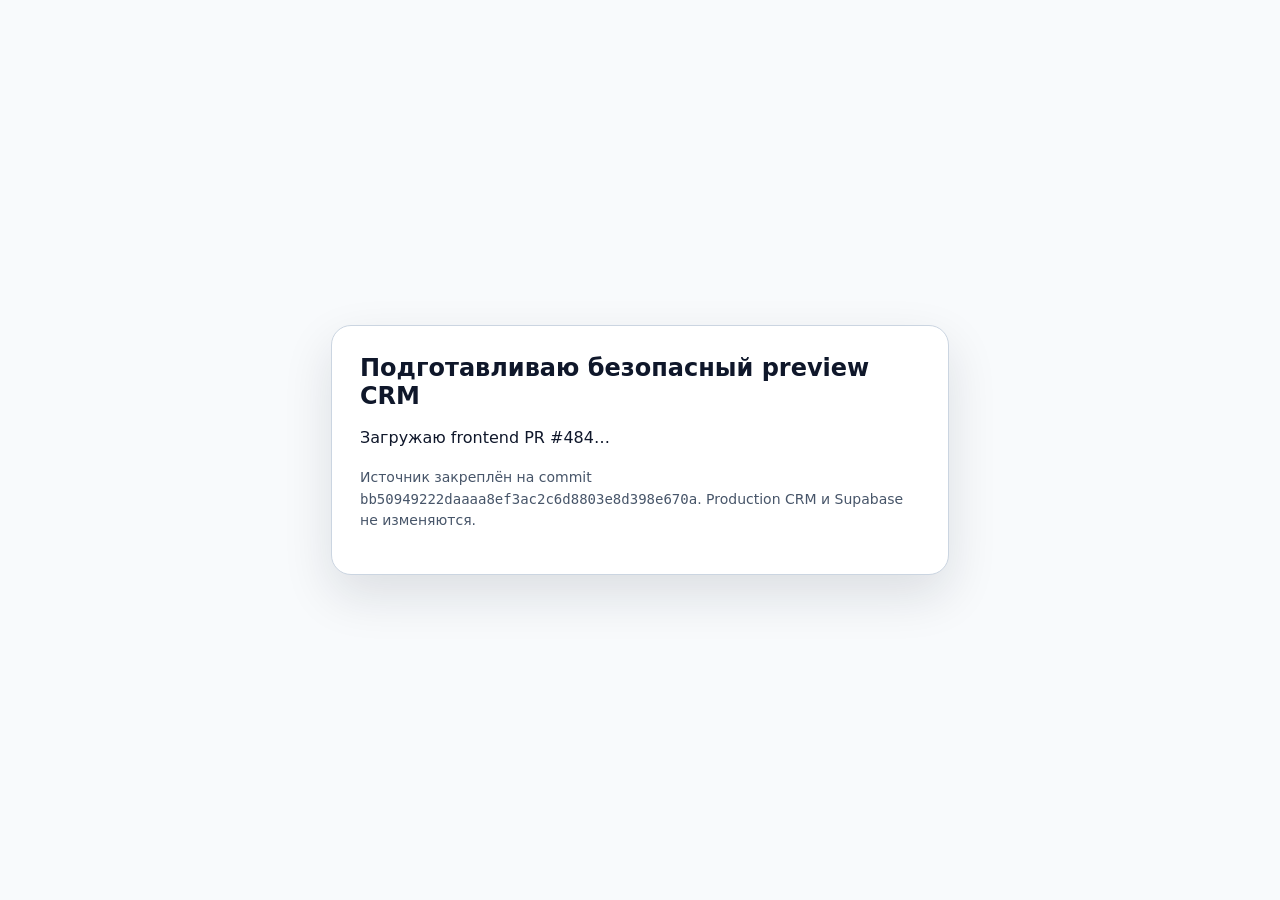
<file: preview/pr-484/index.html>
<!doctype html>
<html lang="ru">
<head>
<meta charset="utf-8">
<meta name="viewport" content="width=device-width,initial-scale=1">
<meta name="robots" content="noindex,nofollow,noarchive">
<title>CRM v4 — preview PR #484</title>
<style>
:root{font-family:Inter,system-ui,-apple-system,BlinkMacSystemFont,"Segoe UI",sans-serif;color:#0f172a;background:#f8fafc}
body{min-height:100vh;margin:0;display:grid;place-items:center}
main{width:min(560px,calc(100% - 32px));padding:28px;border:1px solid #cbd5e1;border-radius:20px;background:#fff;box-shadow:0 20px 50px rgba(15,23,42,.12)}
h1{margin:0 0 10px;font-size:24px;font-weight:900}p{line-height:1.55}.meta{color:#475569;font-size:14px}.error{color:#b91c1c;font-weight:700}
</style>
</head>
<body>
<main>
<h1>Подготавливаю безопасный preview CRM</h1>
<p id="status">Загружаю frontend PR #484…</p>
<p class="meta">Источник закреплён на commit <code>bb50949222daaaa8ef3ac2c6d8803e8d398e670a</code>. Production CRM и Supabase не изменяются.</p>
</main>
<script>
(() => {
  const status = document.getElementById('status');
  const target = new URL('./app/', location.href);
  target.search = location.search || '?tab=leads';

  async function openPreview() {
    if (!('serviceWorker' in navigator)) {
      throw new Error('Этот браузер не поддерживает изолированный preview.');
    }
    await navigator.serviceWorker.register('./sw.js?sha=bb50949222daaaa8ef3ac2c6d8803e8d398e670a', {
      scope: './',
      updateViaCache: 'none'
    });
    await navigator.serviceWorker.ready;
    if (!navigator.serviceWorker.controller) {
      await new Promise((resolve) => {
        const timer = setTimeout(resolve, 4000);
        navigator.serviceWorker.addEventListener('controllerchange', () => {
          clearTimeout(timer);
          resolve();
        }, { once: true });
      });
    }
    location.replace(target.href);
  }

  openPreview().catch((error) => {
    status.className = 'error';
    status.textContent = 'Preview не запустился: ' + (error && error.message ? error.message : 'неизвестная ошибка');
  });
})();
</script>
</body>
</html>
</file>
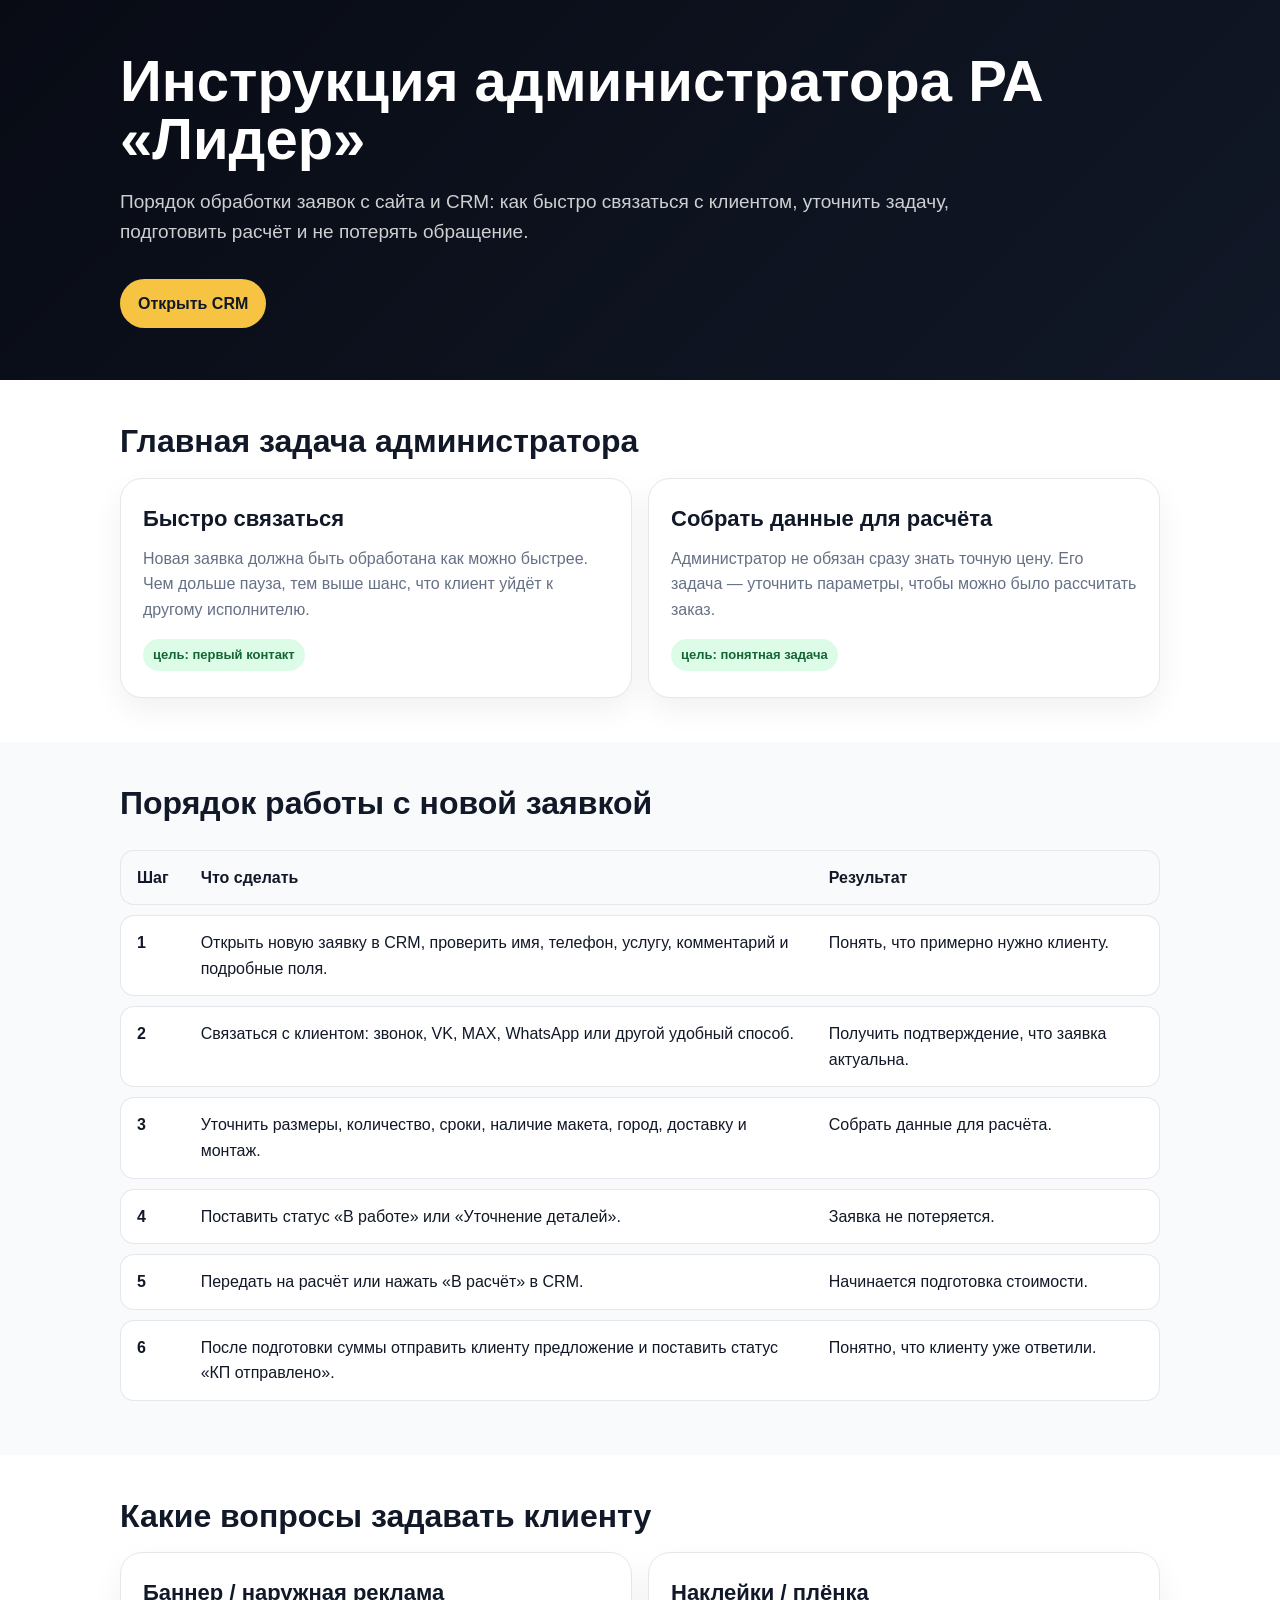
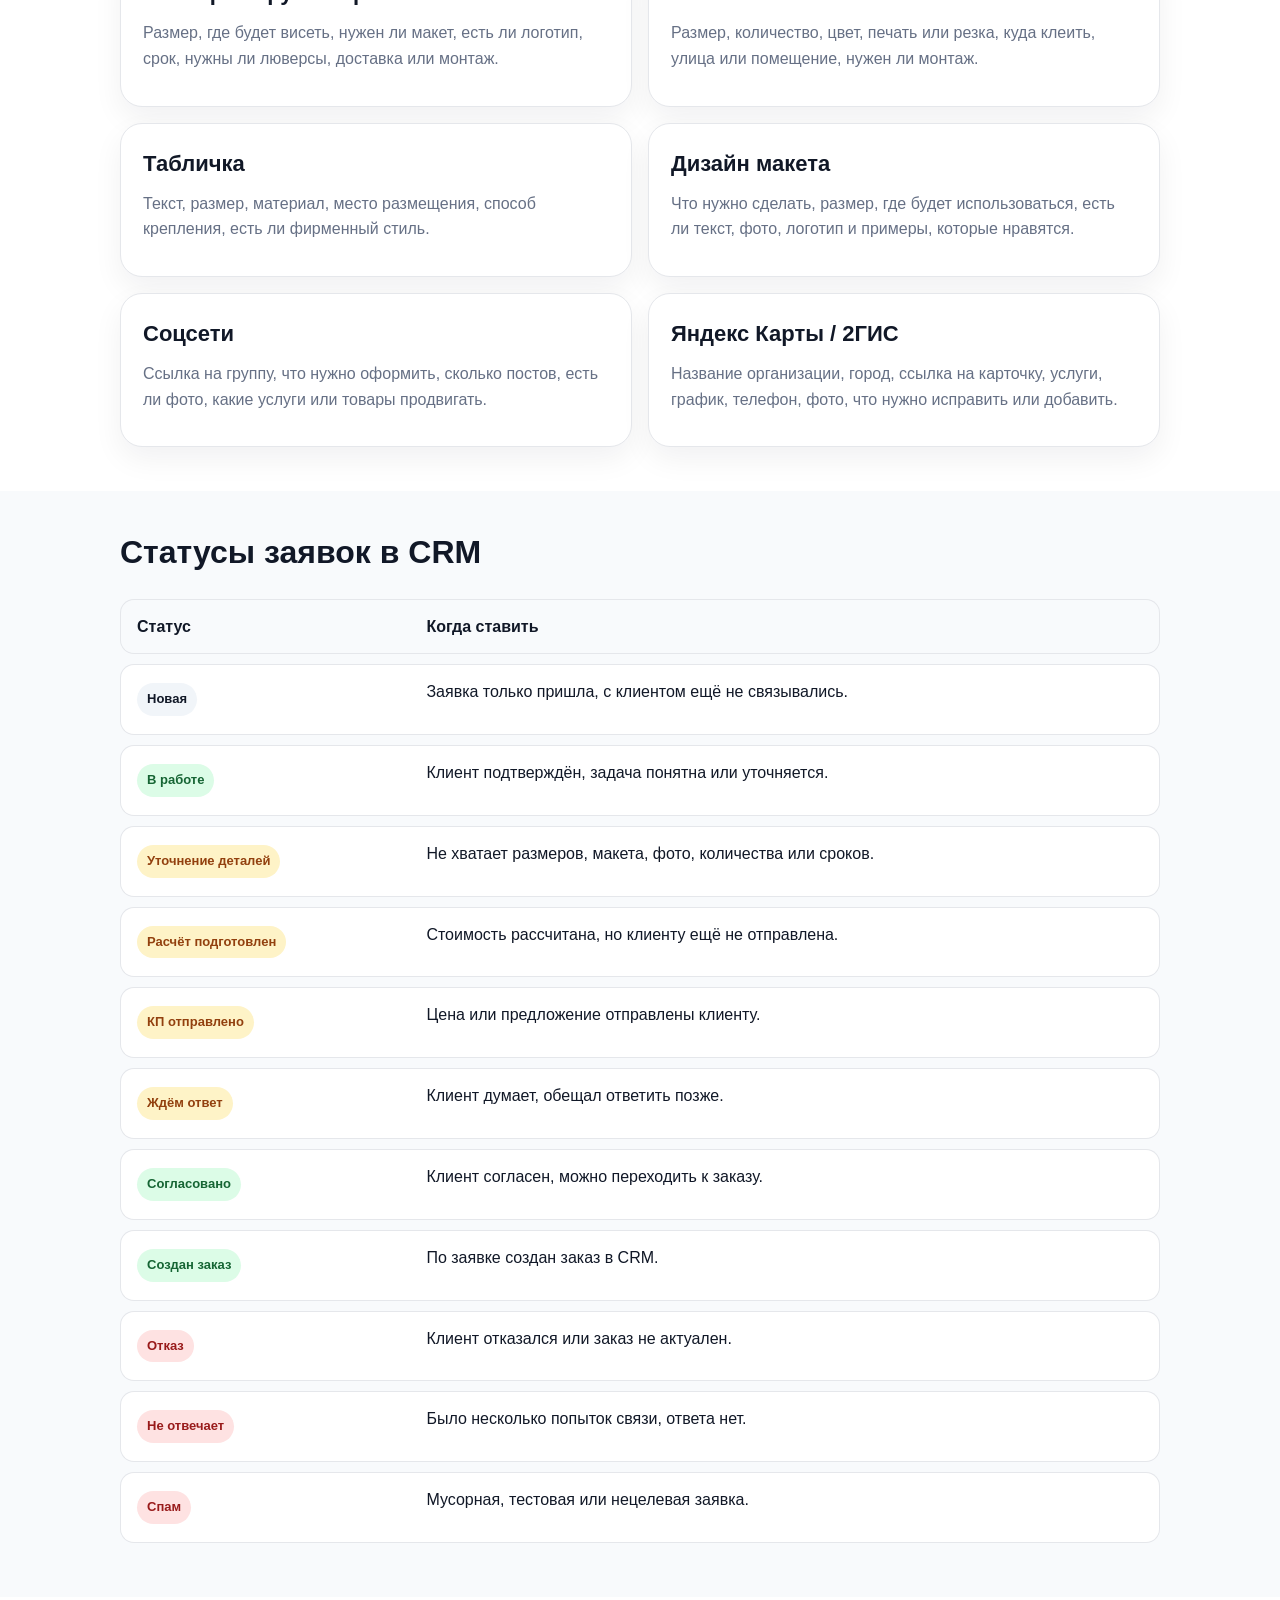
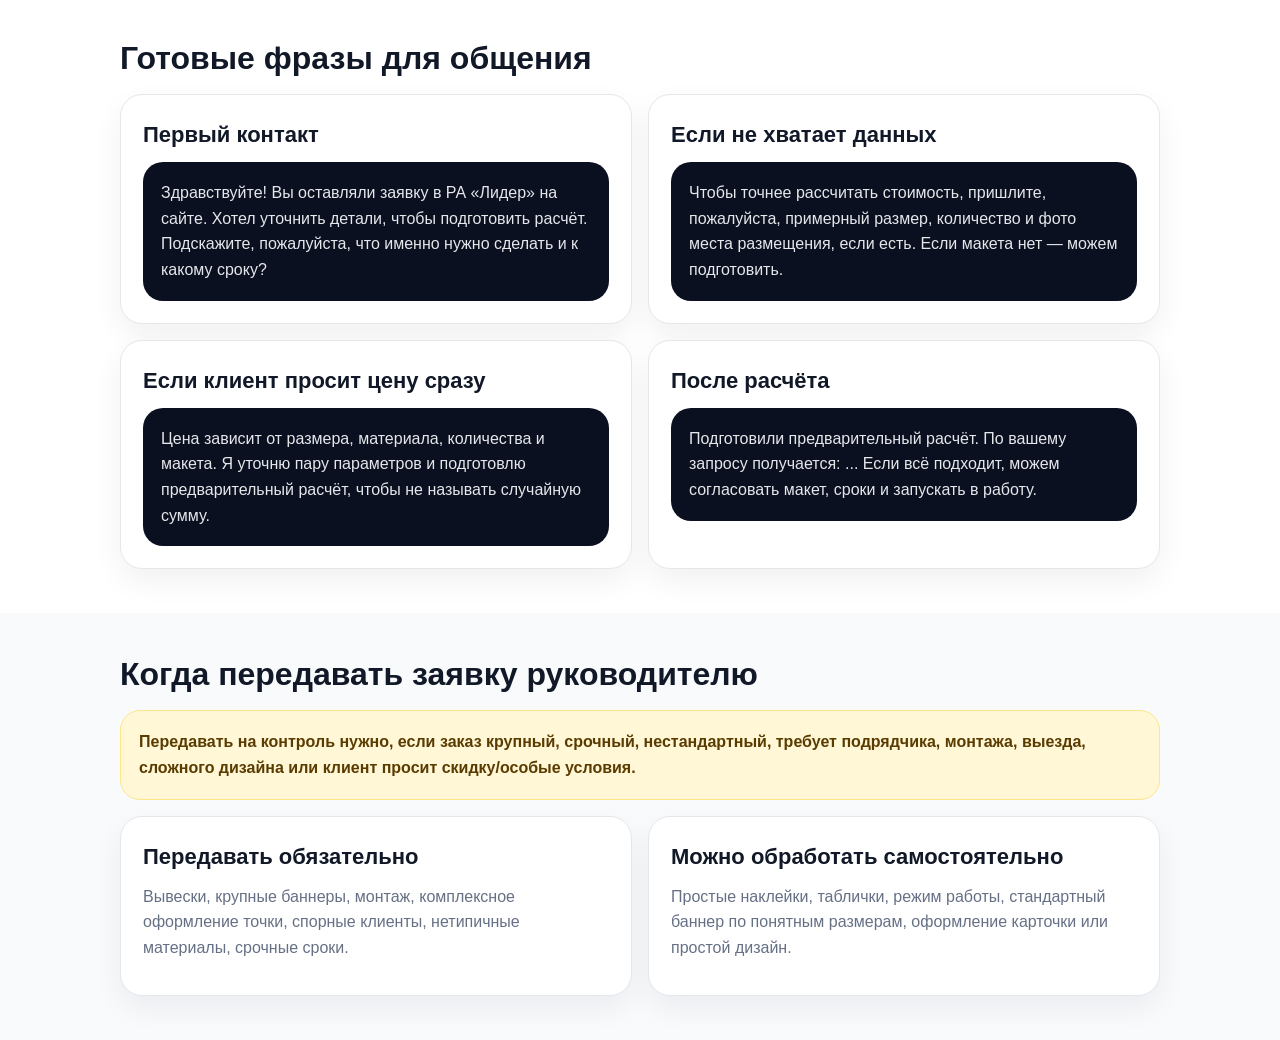
<file: admin-guide.html>
<!doctype html>
<html lang="ru">
<head>
  <meta charset="utf-8">
  <meta name="viewport" content="width=device-width, initial-scale=1">
  <title>Инструкция администратора РА «Лидер»</title>
  <style>
    :root{--dark:#111827;--text:#111827;--muted:#667085;--line:#e5e7eb;--soft:#f8fafc;--accent:#f6c343;--ok:#16a34a;--warn:#d97706;--bad:#dc2626;--max:1040px}
    *{box-sizing:border-box}body{margin:0;font-family:Arial,Helvetica,sans-serif;color:var(--text);line-height:1.6;background:#fff}.wrap{width:min(100% - 32px,var(--max));margin:0 auto}.hero{background:linear-gradient(135deg,#080b14,#111827);color:#fff;padding:52px 0}.hero h1{font-size:clamp(34px,6vw,58px);line-height:1;margin:0 0 16px;font-weight:900}.hero p{font-size:19px;color:rgba(255,255,255,.8);max-width:850px}.section{padding:44px 0}.soft{background:var(--soft)}h2{font-size:32px;line-height:1.1;margin:0 0 18px;font-weight:900}h3{font-size:22px;margin:0 0 10px}.grid{display:grid;grid-template-columns:repeat(2,1fr);gap:16px}.card{border:1px solid var(--line);border-radius:22px;padding:22px;background:#fff;box-shadow:0 12px 30px rgba(15,23,42,.06)}.card p{color:var(--muted);margin:0 0 12px}.badge{display:inline-flex;border-radius:999px;padding:6px 10px;font-size:13px;font-weight:900;background:#f1f5f9;margin:4px 4px 4px 0}.ok{background:#dcfce7;color:#166534}.warn{background:#fef3c7;color:#92400e}.bad{background:#fee2e2;color:#991b1b}.table{width:100%;border-collapse:separate;border-spacing:0 10px}.table td,.table th{padding:14px 16px;background:#fff;border-top:1px solid var(--line);border-bottom:1px solid var(--line);vertical-align:top}.table th{text-align:left;background:#f8fafc}.table td:first-child,.table th:first-child{border-left:1px solid var(--line);border-radius:14px 0 0 14px;font-weight:900}.table td:last-child,.table th:last-child{border-right:1px solid var(--line);border-radius:0 14px 14px 0}.script{background:#0b1020;color:#e5e7eb;border-radius:20px;padding:18px;white-space:pre-wrap}.note{background:#fff7d6;border:1px solid #fde68a;color:#5a3b00;padding:18px;border-radius:20px;font-weight:800}.btn{display:inline-flex;background:var(--accent);color:#111827;text-decoration:none;border-radius:999px;padding:12px 18px;font-weight:900;margin-top:12px}@media(max-width:800px){.grid{grid-template-columns:1fr}.table{display:block;overflow-x:auto}.section{padding:34px 0}}
  </style>
</head>
<body>
<header class="hero"><div class="wrap"><h1>Инструкция администратора РА «Лидер»</h1><p>Порядок обработки заявок с сайта и CRM: как быстро связаться с клиентом, уточнить задачу, подготовить расчёт и не потерять обращение.</p><a class="btn" href="app-v2.html">Открыть CRM</a></div></header>
<main>
<section class="section"><div class="wrap"><h2>Главная задача администратора</h2><div class="grid"><div class="card"><h3>Быстро связаться</h3><p>Новая заявка должна быть обработана как можно быстрее. Чем дольше пауза, тем выше шанс, что клиент уйдёт к другому исполнителю.</p><span class="badge ok">цель: первый контакт</span></div><div class="card"><h3>Собрать данные для расчёта</h3><p>Администратор не обязан сразу знать точную цену. Его задача — уточнить параметры, чтобы можно было рассчитать заказ.</p><span class="badge ok">цель: понятная задача</span></div></div></div></section>

<section class="section soft"><div class="wrap"><h2>Порядок работы с новой заявкой</h2><table class="table"><tr><th>Шаг</th><th>Что сделать</th><th>Результат</th></tr><tr><td>1</td><td>Открыть новую заявку в CRM, проверить имя, телефон, услугу, комментарий и подробные поля.</td><td>Понять, что примерно нужно клиенту.</td></tr><tr><td>2</td><td>Связаться с клиентом: звонок, VK, MAX, WhatsApp или другой удобный способ.</td><td>Получить подтверждение, что заявка актуальна.</td></tr><tr><td>3</td><td>Уточнить размеры, количество, сроки, наличие макета, город, доставку и монтаж.</td><td>Собрать данные для расчёта.</td></tr><tr><td>4</td><td>Поставить статус «В работе» или «Уточнение деталей».</td><td>Заявка не потеряется.</td></tr><tr><td>5</td><td>Передать на расчёт или нажать «В расчёт» в CRM.</td><td>Начинается подготовка стоимости.</td></tr><tr><td>6</td><td>После подготовки суммы отправить клиенту предложение и поставить статус «КП отправлено».</td><td>Понятно, что клиенту уже ответили.</td></tr></table></div></section>

<section class="section"><div class="wrap"><h2>Какие вопросы задавать клиенту</h2><div class="grid"><div class="card"><h3>Баннер / наружная реклама</h3><p>Размер, где будет висеть, нужен ли макет, есть ли логотип, срок, нужны ли люверсы, доставка или монтаж.</p></div><div class="card"><h3>Наклейки / плёнка</h3><p>Размер, количество, цвет, печать или резка, куда клеить, улица или помещение, нужен ли монтаж.</p></div><div class="card"><h3>Табличка</h3><p>Текст, размер, материал, место размещения, способ крепления, есть ли фирменный стиль.</p></div><div class="card"><h3>Дизайн макета</h3><p>Что нужно сделать, размер, где будет использоваться, есть ли текст, фото, логотип и примеры, которые нравятся.</p></div><div class="card"><h3>Соцсети</h3><p>Ссылка на группу, что нужно оформить, сколько постов, есть ли фото, какие услуги или товары продвигать.</p></div><div class="card"><h3>Яндекс Карты / 2ГИС</h3><p>Название организации, город, ссылка на карточку, услуги, график, телефон, фото, что нужно исправить или добавить.</p></div></div></div></section>

<section class="section soft"><div class="wrap"><h2>Статусы заявок в CRM</h2><table class="table"><tr><th>Статус</th><th>Когда ставить</th></tr><tr><td><span class="badge">Новая</span></td><td>Заявка только пришла, с клиентом ещё не связывались.</td></tr><tr><td><span class="badge ok">В работе</span></td><td>Клиент подтверждён, задача понятна или уточняется.</td></tr><tr><td><span class="badge warn">Уточнение деталей</span></td><td>Не хватает размеров, макета, фото, количества или сроков.</td></tr><tr><td><span class="badge warn">Расчёт подготовлен</span></td><td>Стоимость рассчитана, но клиенту ещё не отправлена.</td></tr><tr><td><span class="badge warn">КП отправлено</span></td><td>Цена или предложение отправлены клиенту.</td></tr><tr><td><span class="badge warn">Ждём ответ</span></td><td>Клиент думает, обещал ответить позже.</td></tr><tr><td><span class="badge ok">Согласовано</span></td><td>Клиент согласен, можно переходить к заказу.</td></tr><tr><td><span class="badge ok">Создан заказ</span></td><td>По заявке создан заказ в CRM.</td></tr><tr><td><span class="badge bad">Отказ</span></td><td>Клиент отказался или заказ не актуален.</td></tr><tr><td><span class="badge bad">Не отвечает</span></td><td>Было несколько попыток связи, ответа нет.</td></tr><tr><td><span class="badge bad">Спам</span></td><td>Мусорная, тестовая или нецелевая заявка.</td></tr></table></div></section>

<section class="section"><div class="wrap"><h2>Готовые фразы для общения</h2><div class="grid"><div class="card"><h3>Первый контакт</h3><div class="script">Здравствуйте! Вы оставляли заявку в РА «Лидер» на сайте. Хотел уточнить детали, чтобы подготовить расчёт. Подскажите, пожалуйста, что именно нужно сделать и к какому сроку?</div></div><div class="card"><h3>Если не хватает данных</h3><div class="script">Чтобы точнее рассчитать стоимость, пришлите, пожалуйста, примерный размер, количество и фото места размещения, если есть. Если макета нет — можем подготовить.</div></div><div class="card"><h3>Если клиент просит цену сразу</h3><div class="script">Цена зависит от размера, материала, количества и макета. Я уточню пару параметров и подготовлю предварительный расчёт, чтобы не называть случайную сумму.</div></div><div class="card"><h3>После расчёта</h3><div class="script">Подготовили предварительный расчёт. По вашему запросу получается: ... Если всё подходит, можем согласовать макет, сроки и запускать в работу.</div></div></div></div></section>

<section class="section soft"><div class="wrap"><h2>Когда передавать заявку руководителю</h2><div class="note">Передавать на контроль нужно, если заказ крупный, срочный, нестандартный, требует подрядчика, монтажа, выезда, сложного дизайна или клиент просит скидку/особые условия.</div><div class="grid" style="margin-top:16px"><div class="card"><h3>Передавать обязательно</h3><p>Вывески, крупные баннеры, монтаж, комплексное оформление точки, спорные клиенты, нетипичные материалы, срочные сроки.</p></div><div class="card"><h3>Можно обработать самостоятельно</h3><p>Простые наклейки, таблички, режим работы, стандартный баннер по понятным размерам, оформление карточки или простой дизайн.</p></div></div></div></section>
</main>
</body>
</html>
</file>
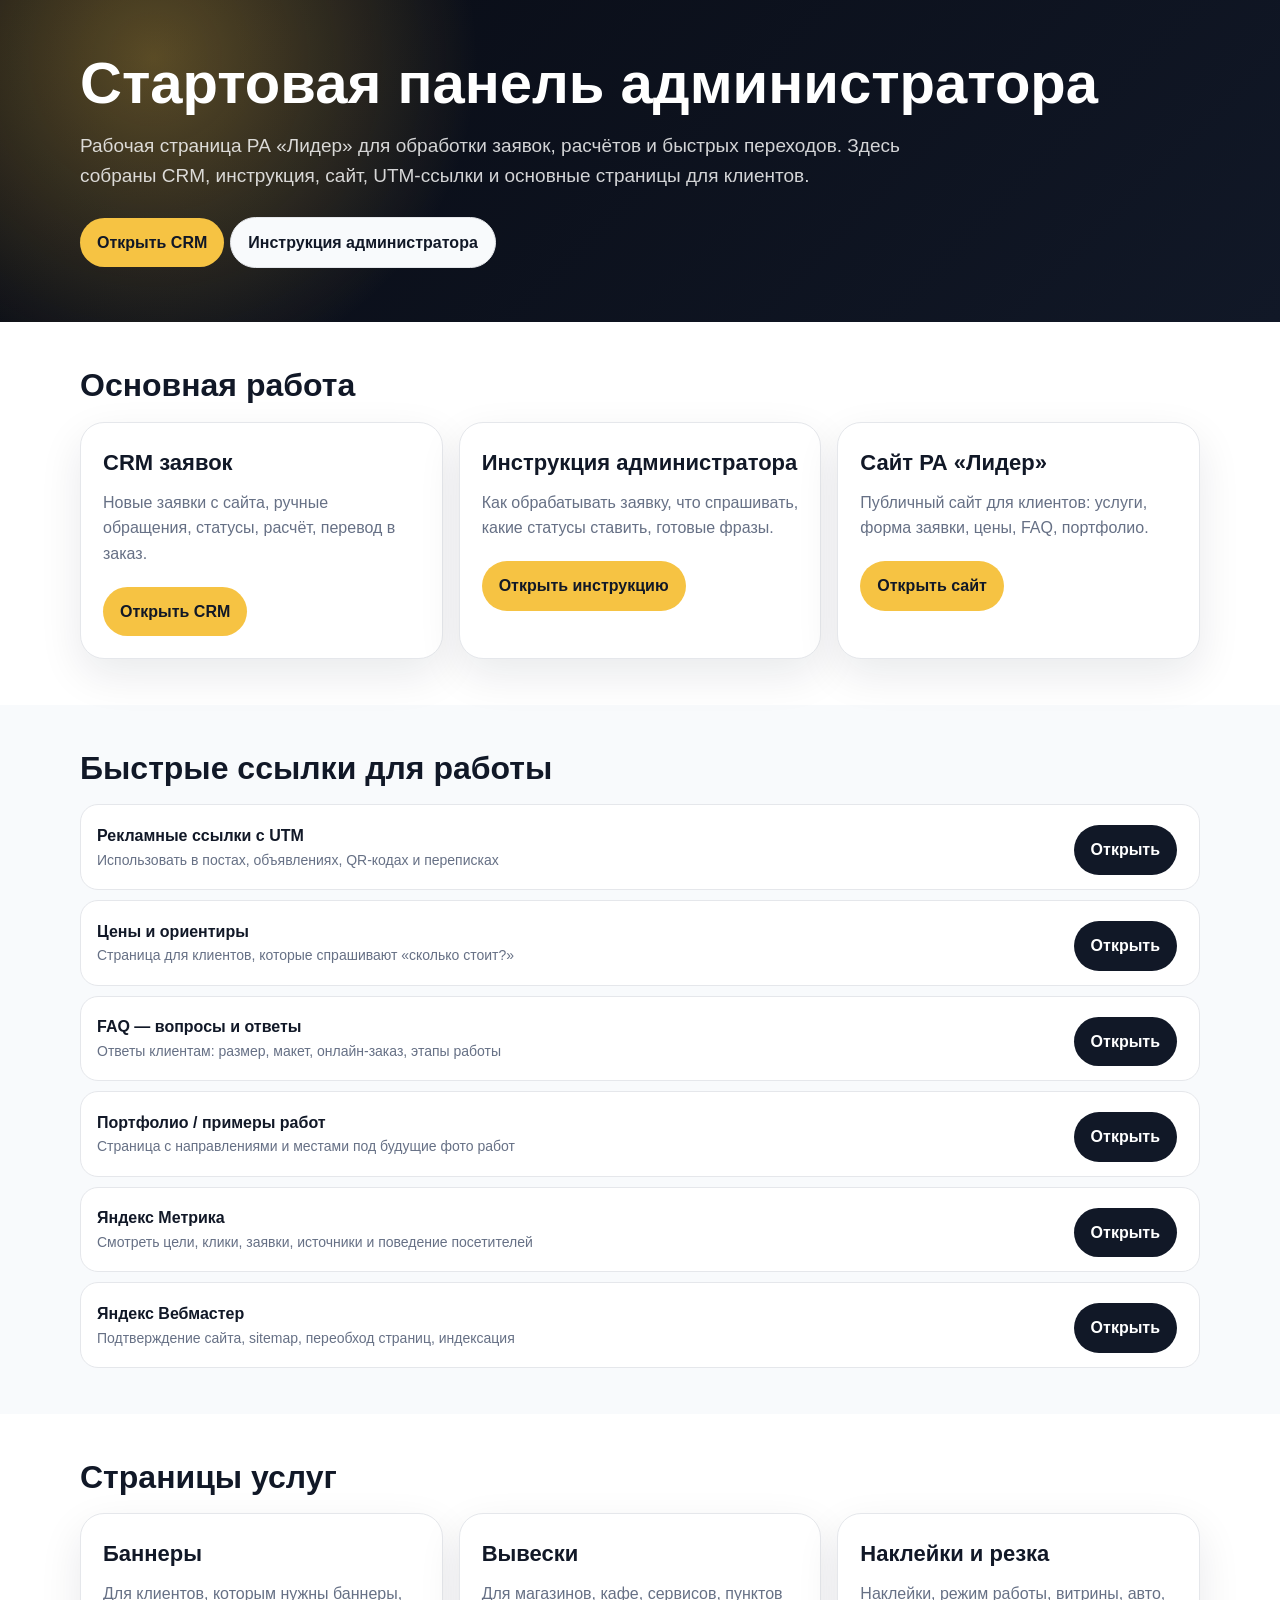
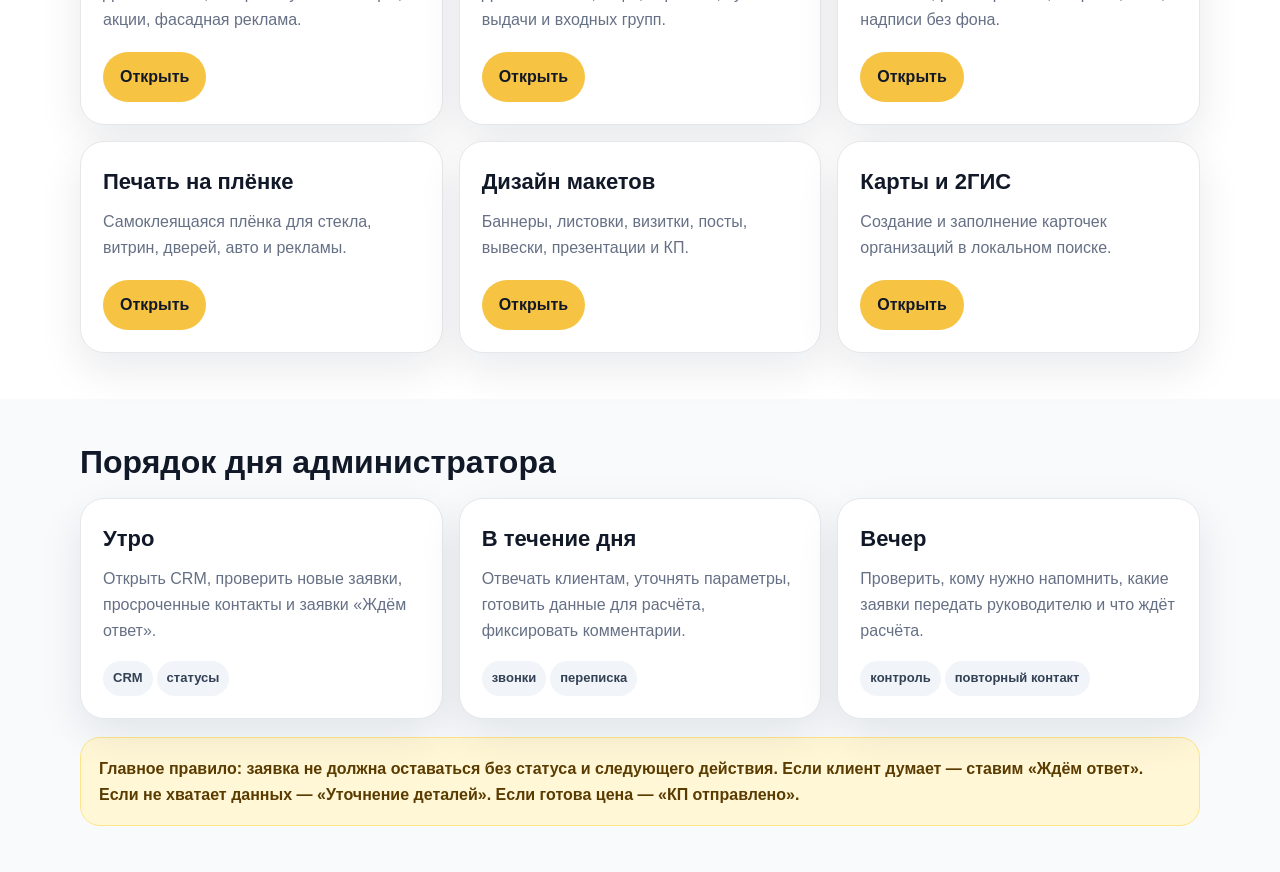
<file: admin-start.html>
<!doctype html>
<html lang="ru">
<head>
  <meta charset="utf-8">
  <meta name="viewport" content="width=device-width, initial-scale=1">
  <title>РА «Лидер» — стартовая панель администратора</title>
  <meta name="robots" content="noindex, nofollow">
  <style>
    :root{--dark:#111827;--text:#111827;--muted:#667085;--line:#e5e7eb;--soft:#f8fafc;--accent:#f6c343;--shadow:0 16px 44px rgba(15,23,42,.09);--max:1120px}
    *{box-sizing:border-box}body{margin:0;font-family:Arial,Helvetica,sans-serif;color:var(--text);line-height:1.6;background:#fff}.wrap{width:min(100% - 32px,var(--max));margin:0 auto}.hero{background:radial-gradient(circle at 12% 18%,rgba(246,195,67,.34),transparent 28%),linear-gradient(135deg,#080b14,#111827);color:#fff;padding:54px 0}.hero h1{font-size:clamp(34px,6vw,58px);line-height:1;margin:0 0 16px;font-weight:900}.hero p{font-size:19px;color:rgba(255,255,255,.82);max-width:850px}.section{padding:46px 0}.soft{background:var(--soft)}h2{font-size:32px;line-height:1.1;margin:0 0 18px;font-weight:900}h3{font-size:22px;margin:0 0 10px}.grid{display:grid;grid-template-columns:repeat(3,1fr);gap:16px}.card{border:1px solid var(--line);border-radius:24px;padding:22px;background:#fff;box-shadow:var(--shadow)}.card p{color:var(--muted);margin:0 0 14px}.btn{display:inline-flex;align-items:center;justify-content:center;background:var(--accent);color:#111827;text-decoration:none;border-radius:999px;padding:12px 17px;font-weight:900;margin:6px 6px 0 0}.btn-dark{background:#111827;color:#fff}.btn-light{background:#f8fafc;border:1px solid var(--line)}.note{background:#fff7d6;border:1px solid #fde68a;color:#5a3b00;padding:18px;border-radius:20px;font-weight:800}.list{display:grid;gap:10px}.linkrow{display:flex;align-items:center;justify-content:space-between;gap:12px;background:#fff;border:1px solid var(--line);border-radius:18px;padding:14px 16px}.linkrow b{display:block}.linkrow span{display:block;color:var(--muted);font-size:14px}.copy{border:0;background:#f1f5f9;border-radius:999px;padding:9px 12px;font-weight:900;cursor:pointer}.badge{display:inline-flex;padding:7px 10px;border-radius:999px;background:#f1f5f9;color:#334155;font-size:13px;font-weight:900;margin:4px 4px 0 0}@media(max-width:900px){.grid{grid-template-columns:1fr}.linkrow{display:block}.copy{margin-top:10px}.section{padding:36px 0}}
  </style>
</head>
<body>
<header class="hero"><div class="wrap"><h1>Стартовая панель администратора</h1><p>Рабочая страница РА «Лидер» для обработки заявок, расчётов и быстрых переходов. Здесь собраны CRM, инструкция, сайт, UTM-ссылки и основные страницы для клиентов.</p><a class="btn" href="app-v2.html">Открыть CRM</a><a class="btn btn-light" href="admin-guide.html">Инструкция администратора</a></div></header>
<main>
<section class="section"><div class="wrap"><h2>Основная работа</h2><div class="grid">
  <article class="card"><h3>CRM заявок</h3><p>Новые заявки с сайта, ручные обращения, статусы, расчёт, перевод в заказ.</p><a class="btn" href="app-v2.html">Открыть CRM</a></article>
  <article class="card"><h3>Инструкция администратора</h3><p>Как обрабатывать заявку, что спрашивать, какие статусы ставить, готовые фразы.</p><a class="btn" href="admin-guide.html">Открыть инструкцию</a></article>
  <article class="card"><h3>Сайт РА «Лидер»</h3><p>Публичный сайт для клиентов: услуги, форма заявки, цены, FAQ, портфолио.</p><a class="btn" href="https://www.lider-bsk.ru/" target="_blank" rel="noopener">Открыть сайт</a></article>
</div></div></section>

<section class="section soft"><div class="wrap"><h2>Быстрые ссылки для работы</h2><div class="list">
  <div class="linkrow"><div><b>Рекламные ссылки с UTM</b><span>Использовать в постах, объявлениях, QR-кодах и переписках</span></div><a class="btn btn-dark" href="https://www.lider-bsk.ru/utm-links.html" target="_blank" rel="noopener">Открыть</a></div>
  <div class="linkrow"><div><b>Цены и ориентиры</b><span>Страница для клиентов, которые спрашивают «сколько стоит?»</span></div><a class="btn btn-dark" href="https://www.lider-bsk.ru/prices.html" target="_blank" rel="noopener">Открыть</a></div>
  <div class="linkrow"><div><b>FAQ — вопросы и ответы</b><span>Ответы клиентам: размер, макет, онлайн-заказ, этапы работы</span></div><a class="btn btn-dark" href="https://www.lider-bsk.ru/faq.html" target="_blank" rel="noopener">Открыть</a></div>
  <div class="linkrow"><div><b>Портфолио / примеры работ</b><span>Страница с направлениями и местами под будущие фото работ</span></div><a class="btn btn-dark" href="https://www.lider-bsk.ru/portfolio.html" target="_blank" rel="noopener">Открыть</a></div>
  <div class="linkrow"><div><b>Яндекс Метрика</b><span>Смотреть цели, клики, заявки, источники и поведение посетителей</span></div><a class="btn btn-dark" href="https://metrika.yandex.ru/" target="_blank" rel="noopener">Открыть</a></div>
  <div class="linkrow"><div><b>Яндекс Вебмастер</b><span>Подтверждение сайта, sitemap, переобход страниц, индексация</span></div><a class="btn btn-dark" href="https://webmaster.yandex.ru/" target="_blank" rel="noopener">Открыть</a></div>
</div></div></section>

<section class="section"><div class="wrap"><h2>Страницы услуг</h2><div class="grid">
  <article class="card"><h3>Баннеры</h3><p>Для клиентов, которым нужны баннеры, акции, фасадная реклама.</p><a class="btn" href="https://www.lider-bsk.ru/bannery-borisoglebsk.html" target="_blank" rel="noopener">Открыть</a></article>
  <article class="card"><h3>Вывески</h3><p>Для магазинов, кафе, сервисов, пунктов выдачи и входных групп.</p><a class="btn" href="https://www.lider-bsk.ru/vyveski-borisoglebsk.html" target="_blank" rel="noopener">Открыть</a></article>
  <article class="card"><h3>Наклейки и резка</h3><p>Наклейки, режим работы, витрины, авто, надписи без фона.</p><a class="btn" href="https://www.lider-bsk.ru/nakleyki-plotternaya-rezka-borisoglebsk.html" target="_blank" rel="noopener">Открыть</a></article>
  <article class="card"><h3>Печать на плёнке</h3><p>Самоклеящаяся плёнка для стекла, витрин, дверей, авто и рекламы.</p><a class="btn" href="https://www.lider-bsk.ru/pechat-na-plenke-borisoglebsk.html" target="_blank" rel="noopener">Открыть</a></article>
  <article class="card"><h3>Дизайн макетов</h3><p>Баннеры, листовки, визитки, посты, вывески, презентации и КП.</p><a class="btn" href="https://www.lider-bsk.ru/dizayn-maketov.html" target="_blank" rel="noopener">Открыть</a></article>
  <article class="card"><h3>Карты и 2ГИС</h3><p>Создание и заполнение карточек организаций в локальном поиске.</p><a class="btn" href="https://www.lider-bsk.ru/yandex-karty-2gis.html" target="_blank" rel="noopener">Открыть</a></article>
</div></div></section>

<section class="section soft"><div class="wrap"><h2>Порядок дня администратора</h2><div class="grid">
  <article class="card"><h3>Утро</h3><p>Открыть CRM, проверить новые заявки, просроченные контакты и заявки «Ждём ответ».</p><span class="badge">CRM</span><span class="badge">статусы</span></article>
  <article class="card"><h3>В течение дня</h3><p>Отвечать клиентам, уточнять параметры, готовить данные для расчёта, фиксировать комментарии.</p><span class="badge">звонки</span><span class="badge">переписка</span></article>
  <article class="card"><h3>Вечер</h3><p>Проверить, кому нужно напомнить, какие заявки передать руководителю и что ждёт расчёта.</p><span class="badge">контроль</span><span class="badge">повторный контакт</span></article>
</div><div class="note" style="margin-top:18px">Главное правило: заявка не должна оставаться без статуса и следующего действия. Если клиент думает — ставим «Ждём ответ». Если не хватает данных — «Уточнение деталей». Если готова цена — «КП отправлено».</div></div></section>
</main>
<script>
document.addEventListener('click', async function(e){
  const btn=e.target.closest('[data-copy]');
  if(!btn)return;
  try{await navigator.clipboard.writeText(btn.dataset.copy);btn.textContent='Скопировано';setTimeout(()=>btn.textContent='Скопировать',1300)}catch(err){alert('Скопируйте ссылку вручную')}
});
</script>
</body>
</html>
</file>
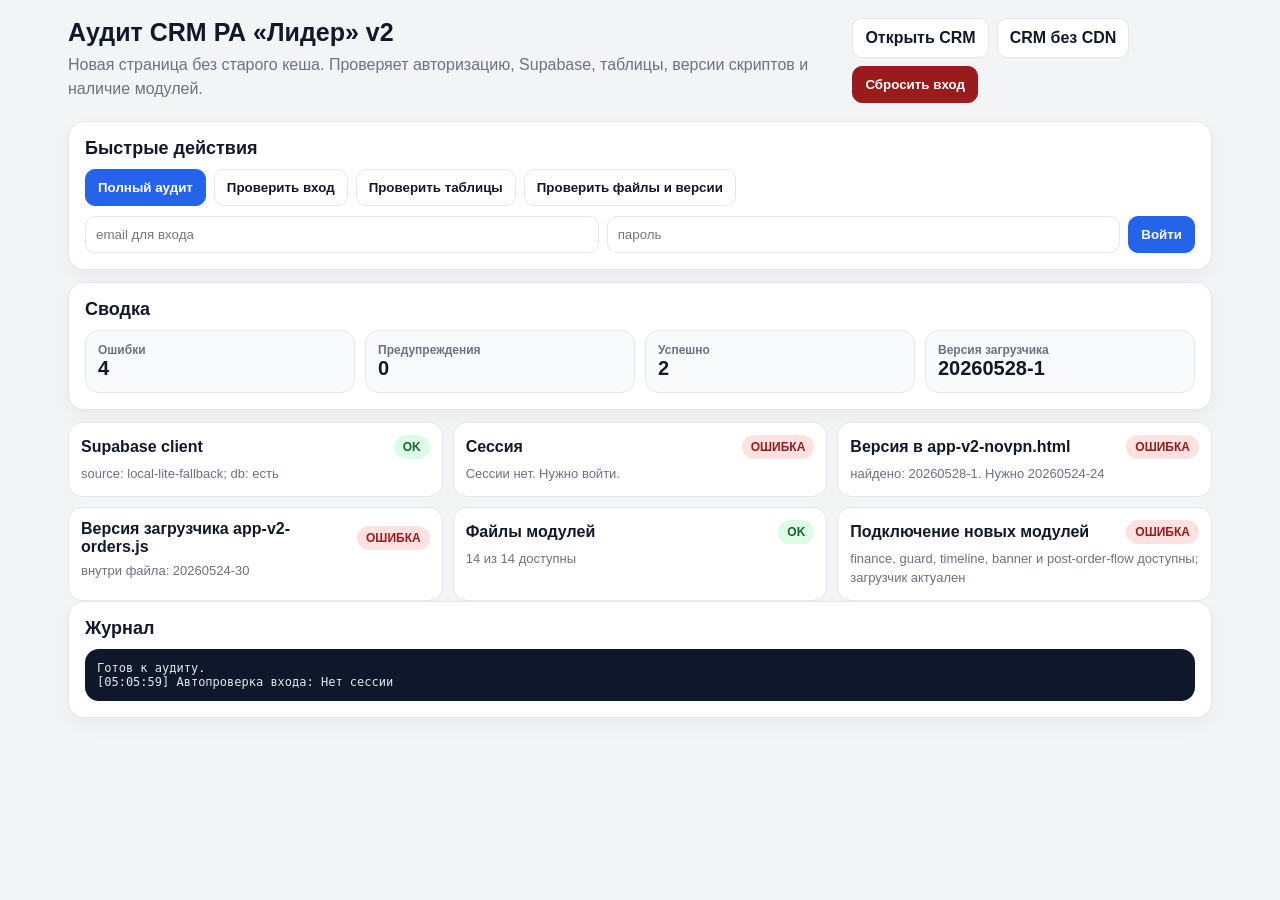
<file: app-v2-audit-v2.html>
<!doctype html>
<html lang="ru">
<head>
<meta charset="utf-8">
<meta name="viewport" content="width=device-width,initial-scale=1">
<meta http-equiv="Cache-Control" content="no-cache, no-store, must-revalidate">
<meta http-equiv="Pragma" content="no-cache">
<meta http-equiv="Expires" content="0">
<title>РА Лидер — аудит CRM v2</title>
<script src="assets/supabase-bridge.js?v=20260524-audit-v2"></script>
<style>
:root{--bg:#f3f4f6;--card:#fff;--text:#111827;--muted:#6b7280;--line:#e5e7eb;--good:#166534;--warn:#92400e;--bad:#991b1b;--blue:#2563eb}*{box-sizing:border-box}body{margin:0;font-family:Arial,Helvetica,sans-serif;background:var(--bg);color:var(--text)}.wrap{max-width:1180px;margin:0 auto;padding:18px}.top{display:flex;justify-content:space-between;gap:14px;align-items:flex-start;margin-bottom:14px}.card{background:var(--card);border:1px solid var(--line);border-radius:16px;padding:16px;margin-bottom:12px;box-shadow:0 8px 20px rgba(15,23,42,.04)}h1{margin:0;font-size:25px}h2{margin:0 0 10px;font-size:18px}p{margin:6px 0;color:var(--muted);line-height:1.5}.buttons{display:flex;gap:8px;flex-wrap:wrap}.btn,button{border:1px solid var(--line);background:#fff;border-radius:10px;padding:10px 12px;font-weight:900;cursor:pointer;text-decoration:none;color:#111827}.primary{background:var(--blue);color:#fff;border-color:var(--blue)}.danger{background:#991b1b;color:#fff;border-color:#991b1b}.grid{display:grid;grid-template-columns:repeat(3,minmax(0,1fr));gap:10px}.test{border:1px solid var(--line);border-radius:14px;padding:12px;background:#fff}.test-head{display:flex;justify-content:space-between;gap:10px;align-items:center}.title{font-weight:900}.meta{color:var(--muted);font-size:13px;line-height:1.45;margin-top:6px;overflow-wrap:anywhere}.status{display:inline-flex;align-items:center;border-radius:999px;padding:5px 9px;font-weight:900;font-size:12px}.good{background:#dcfce7;color:var(--good)}.warn{background:#fef3c7;color:var(--warn)}.bad{background:#fee2e2;color:var(--bad)}.log{white-space:pre-wrap;background:#0f172a;color:#e5e7eb;border-radius:14px;padding:12px;max-height:360px;overflow:auto;font-family:ui-monospace,SFMono-Regular,Menlo,Consolas,monospace;font-size:12px}.auth{display:grid;grid-template-columns:1fr 1fr auto;gap:8px;margin-top:10px}input{width:100%;border:1px solid var(--line);border-radius:10px;padding:10px}.summary{display:grid;grid-template-columns:repeat(4,minmax(0,1fr));gap:10px}.summary>div{border:1px solid var(--line);border-radius:14px;background:#f9fafb;padding:12px}.summary span{display:block;font-size:12px;color:var(--muted);font-weight:900}.summary b{font-size:20px}@media(max-width:900px){.grid{grid-template-columns:1fr 1fr}.summary{grid-template-columns:1fr 1fr}.top{display:block}.auth{grid-template-columns:1fr}}@media(max-width:560px){.grid,.summary{grid-template-columns:1fr}}
</style>
</head>
<body>
<div class="wrap">
  <div class="top">
    <div><h1>Аудит CRM РА «Лидер» v2</h1><p>Новая страница без старого кеша. Проверяет авторизацию, Supabase, таблицы, версии скриптов и наличие модулей.</p></div>
    <div class="buttons"><a class="btn" href="app-v2.html">Открыть CRM</a><a class="btn" href="app-v2-novpn.html">CRM без CDN</a><button id="resetBtn" class="danger">Сбросить вход</button></div>
  </div>
  <div class="card"><h2>Быстрые действия</h2><div class="buttons"><button id="runBtn" class="primary">Полный аудит</button><button id="authBtn">Проверить вход</button><button id="dataBtn">Проверить таблицы</button><button id="assetsBtn">Проверить файлы и версии</button></div><div class="auth"><input id="email" type="email" placeholder="email для входа"><input id="password" type="password" placeholder="пароль"><button id="loginBtn" class="primary">Войти</button></div></div>
  <div class="card"><h2>Сводка</h2><div class="summary"><div><span>Ошибки</span><b id="sumBad">0</b></div><div><span>Предупреждения</span><b id="sumWarn">0</b></div><div><span>Успешно</span><b id="sumGood">0</b></div><div><span>Версия загрузчика</span><b id="sumVersion">—</b></div></div></div>
  <div class="grid" id="tests"></div>
  <div class="card"><h2>Журнал</h2><div id="log" class="log">Готов к аудиту.</div></div>
</div>
<script>
(function(){
var tests={},errors=[];
var currentVersion='20260524-24';
var moduleFiles=[
 ['supabase','assets/supabase-bridge.js'],
 ['app','assets/app-v2.js'],
 ['loader','assets/app-v2-orders.js'],
 ['progress','assets/app-v2-order-progress.js'],
 ['finance','assets/app-v2-order-finance.js'],
 ['timeline','assets/app-v2-order-timeline.js'],
 ['guard','assets/app-v2-process-guard.js'],
 ['dashboard','assets/app-v2-manager-dashboard.js'],
 ['banner','assets/app-v2-banner-wizard.js'],
 ['postFlow','assets/app-v2-post-order-flow.js'],
 ['design','assets/app-v2-design-tasks.js'],
 ['production','assets/app-v2-production.js'],
 ['installation','assets/app-v2-installation.js'],
 ['calcGuard','assets/app-v2-calc-guard.js']
];
function el(id){return document.getElementById(id)}
function esc(s){return String(s==null?'':s).replace(/[&<>\"]/g,function(m){return {'&':'&amp;','<':'&lt;','>':'&gt;','"':'&quot;'}[m]})}
function log(s){el('log').textContent+='\n['+new Date().toLocaleTimeString('ru-RU')+'] '+s;el('log').scrollTop=el('log').scrollHeight}
function cls(ok){return ok===true?'good':ok===false?'bad':'warn'}
function label(ok){return ok===true?'OK':ok===false?'ОШИБКА':'ВНИМАНИЕ'}
function set(k,t,ok,m){tests[k]={t:t,ok:ok,m:m||''};render()}
function render(){var keys=Object.keys(tests);el('tests').innerHTML=keys.map(function(k){var r=tests[k];return '<div class="test"><div class="test-head"><div class="title">'+esc(r.t)+'</div><span class="status '+cls(r.ok)+'">'+label(r.ok)+'</span></div><div class="meta">'+esc(r.m)+'</div></div>'}).join('');var bad=0,warn=0,good=0;keys.forEach(function(k){if(tests[k].ok===false)bad++;else if(tests[k].ok===true)good++;else warn++});el('sumBad').textContent=bad;el('sumWarn').textContent=warn;el('sumGood').textContent=good}
function timeout(p,ms,msg){return Promise.race([p,new Promise(function(_,rej){setTimeout(function(){rej(new Error(msg||'timeout'))},ms)})])}
async function txt(url){var r=await timeout(fetch(url+'?audit='+Date.now(),{cache:'no-store'}),12000,'Файл '+url+' не ответил');if(!r.ok)throw new Error(url+' HTTP '+r.status);return await r.text()}
async function head(url){var r=await timeout(fetch(url+'?audit='+Date.now(),{method:'GET',cache:'no-store'}),12000,'Файл '+url+' не ответил');return r.ok}
window.onerror=function(m){errors.push(String(m));set('browser','Ошибки браузера',false,errors.join('\n'))};
window.onunhandledrejection=function(e){errors.push(String(e.reason&&e.reason.message||e.reason||e));set('browser','Ошибки браузера',false,errors.join('\n'))};
async function session(){set('client','Supabase client',!!window.db,'source: '+(window.LEADER_SUPABASE_CLIENT_SOURCE||'не указан')+'; db: '+(window.db?'есть':'нет'));if(!window.db)throw new Error('window.db не создан');var r=await timeout(window.db.auth.getSession(),12000,'getSession не ответил');var s=r.data&&r.data.session;set('session','Сессия',!!s,s&&s.user?'email: '+s.user.email:'Сессии нет. Нужно войти.');if(!s)throw new Error('Нет сессии');var p=await timeout(window.db.from('leader_user_profiles').select('email,role,is_active,full_name').eq('user_id',s.user.id).maybeSingle(),12000,'Профиль не ответил');if(p.error)throw new Error(p.error.message);set('profile','Профиль CRM',!!(p.data&&p.data.is_active),p.data?'роль: '+p.data.role+'; активен: '+p.data.is_active:'профиль не найден');return s}
async function table(k,title,name){var t0=performance.now();var r=await timeout(window.db.from(name).select('*',{count:'exact',head:true}),15000,title+' не ответила');var ms=Math.round(performance.now()-t0);if(r.error){set(k,title,false,r.error.message);return false}set(k,title,true,'count: '+(r.count==null?'—':r.count)+'; '+ms+' мс');return true}
async function data(){await session();await table('t_leads','Таблица заявок','leader_leads');await table('t_orders','Таблица заказов','leader_orders');await table('t_items','Позиции заказов','leader_order_items');await table('t_payments','Платежи','leader_payments');await table('t_catalog','Номенклатура','leader_catalog');await table('t_design','Дизайн-задачи','leader_design_tasks');await table('t_prod','Производство','leader_production_jobs');await table('t_inst','Монтаж','leader_installation_jobs')}
async function assets(){var html=await txt('app-v2-novpn.html');var m=html.match(/app-v2-orders\.js\?v=([0-9\-]+)/);var stable=m?m[1]:'не найдено';el('sumVersion').textContent=stable;set('stable','Версия в app-v2-novpn.html',stable===currentVersion,stable===currentVersion?'актуальная: '+stable:'найдено: '+stable+'. Нужно '+currentVersion);var loader=await txt('assets/app-v2-orders.js');var vm=loader.match(/var v='\?v=([^']+)'/);set('loader','Версия загрузчика app-v2-orders.js',!!(vm&&vm[1]===currentVersion),'внутри файла: '+(vm?vm[1]:'не найдено'));var ok=0,missing=[];for(var i=0;i<moduleFiles.length;i++){try{if(await head(moduleFiles[i][1]))ok++;else missing.push(moduleFiles[i][1])}catch(e){missing.push(moduleFiles[i][1]);set('asset_'+moduleFiles[i][0],moduleFiles[i][1],false,e.message)}}set('assets','Файлы модулей',ok===moduleFiles.length,ok+' из '+moduleFiles.length+' доступны'+(missing.length?'\nНе найдены: '+missing.join(', '):''));var required=['finance','timeline','guard','banner','postFlow'];var missingRequired=moduleFiles.filter(function(x){return required.indexOf(x[0])>=0&&missing.indexOf(x[1])>=0}).map(function(x){return x[1]});set('loader_modules','Подключение новых модулей',missingRequired.length===0&&stable===currentVersion&&vm&&vm[1]===currentVersion,missingRequired.length?'Не найдены файлы: '+missingRequired.join(', '):'finance, guard, timeline, banner и post-order-flow доступны; загрузчик актуален')}
async function login(){var email=el('email').value.trim(),pass=el('password').value;if(!email||!pass)return alert('Введите email и пароль');try{log('Вход...');var r=await timeout(window.db.auth.signInWithPassword({email:email,password:pass}),25000,'Вход не ответил');if(r.error)throw new Error(r.error.message);log('Вход выполнен: '+r.data.user.email);await run()}catch(e){log('Ошибка входа: '+e.message);set('login','Вход',false,e.message)}}
async function reset(){try{await window.db.auth.signOut()}catch(e){}try{Object.keys(localStorage).forEach(function(k){if(k.indexOf('leader_')>=0||k.indexOf('ofewxuqfjhamgerwzull')>=0)localStorage.removeItem(k)})}catch(e){}log('Сессия очищена');set('session','Сессия',false,'Очищена. Войдите заново.')}
async function run(){el('log').textContent='Запускаю полный аудит...';try{await session();log('Вход проверен')}catch(e){log('Авторизация: '+e.message)}try{await data();log('Таблицы проверены')}catch(e){log('Таблицы: '+e.message)}try{await assets();log('Файлы и версии проверены')}catch(e){log('Файлы: '+e.message)}if(!errors.length)set('browser','Ошибки браузера',true,'Новых JS-ошибок на странице аудита не поймано')}
el('runBtn').onclick=run;el('authBtn').onclick=function(){el('log').textContent='Проверяю вход...';session().catch(function(e){log(e.message)})};el('dataBtn').onclick=function(){el('log').textContent='Проверяю таблицы...';data().catch(function(e){log(e.message)})};el('assetsBtn').onclick=function(){el('log').textContent='Проверяю файлы...';assets().catch(function(e){log(e.message)})};el('loginBtn').onclick=login;el('resetBtn').onclick=reset;setTimeout(function(){assets().catch(function(e){log('Автопроверка файлов: '+e.message)});session().catch(function(e){log('Автопроверка входа: '+e.message)})},500)
})();
</script>
</body>
</html>
</file>
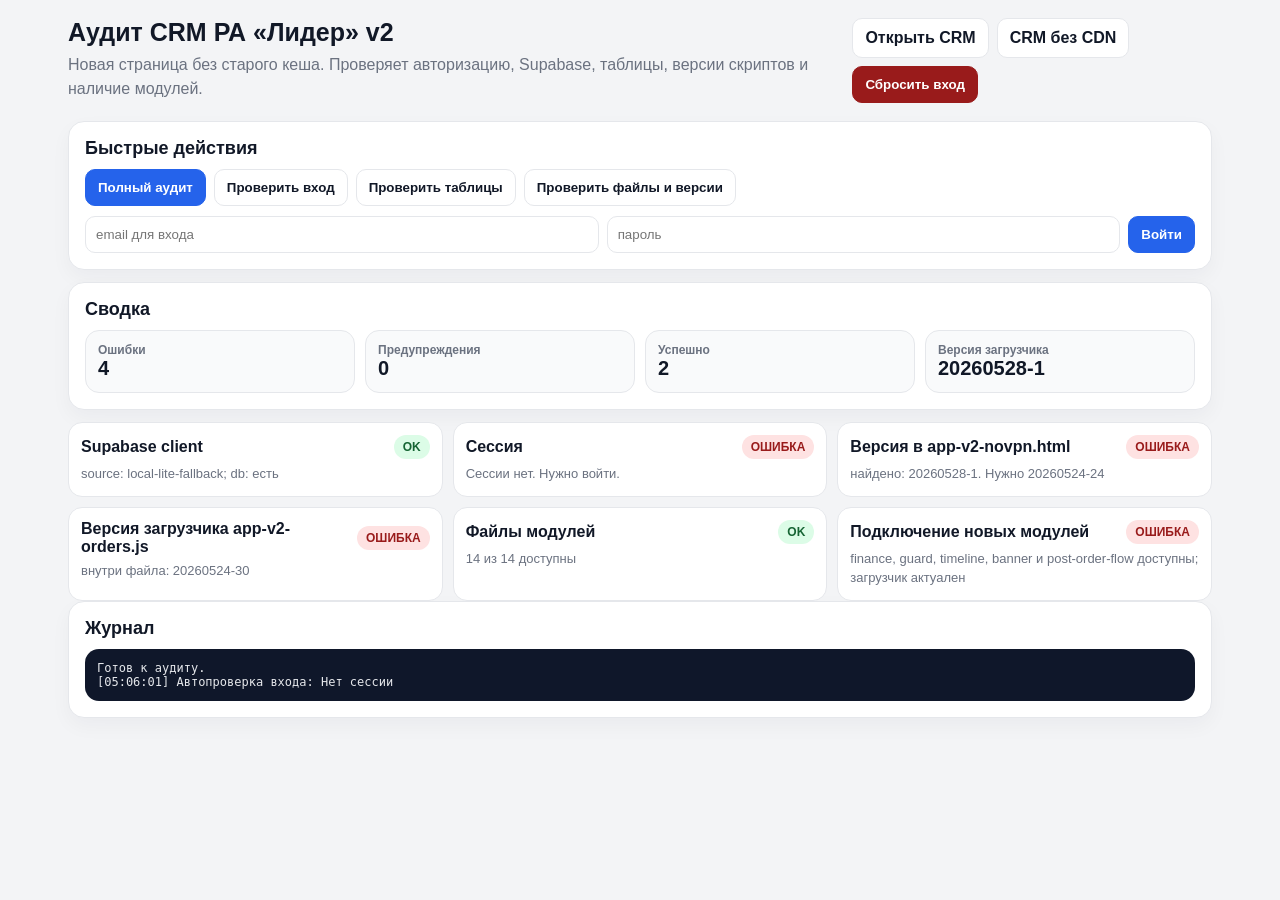
<file: app-v2-audit.html>
<!doctype html>
<html lang="ru">
<head>
<meta charset="utf-8">
<meta name="viewport" content="width=device-width,initial-scale=1">
<meta http-equiv="refresh" content="0; url=app-v2-audit-v2.html?from=old">
<title>РА Лидер — переход на новый аудит</title>
<style>body{font-family:Arial,sans-serif;background:#f3f4f6;color:#111827;padding:24px}.card{max-width:640px;margin:40px auto;background:#fff;border:1px solid #e5e7eb;border-radius:18px;padding:22px}a{display:inline-block;margin-top:12px;padding:10px 14px;border-radius:999px;background:#2563eb;color:#fff;text-decoration:none;font-weight:900}</style>
</head>
<body>
<div class="card">
<h1>Аудит CRM обновлён</h1>
<p>Старая страница аудита заменена на новую версию без проблем кеша.</p>
<a href="app-v2-audit-v2.html?from=old">Открыть аудит v2</a>
</div>
<script>location.replace('app-v2-audit-v2.html?from=old&fresh='+Date.now());</script>
</body>
</html>
</file>
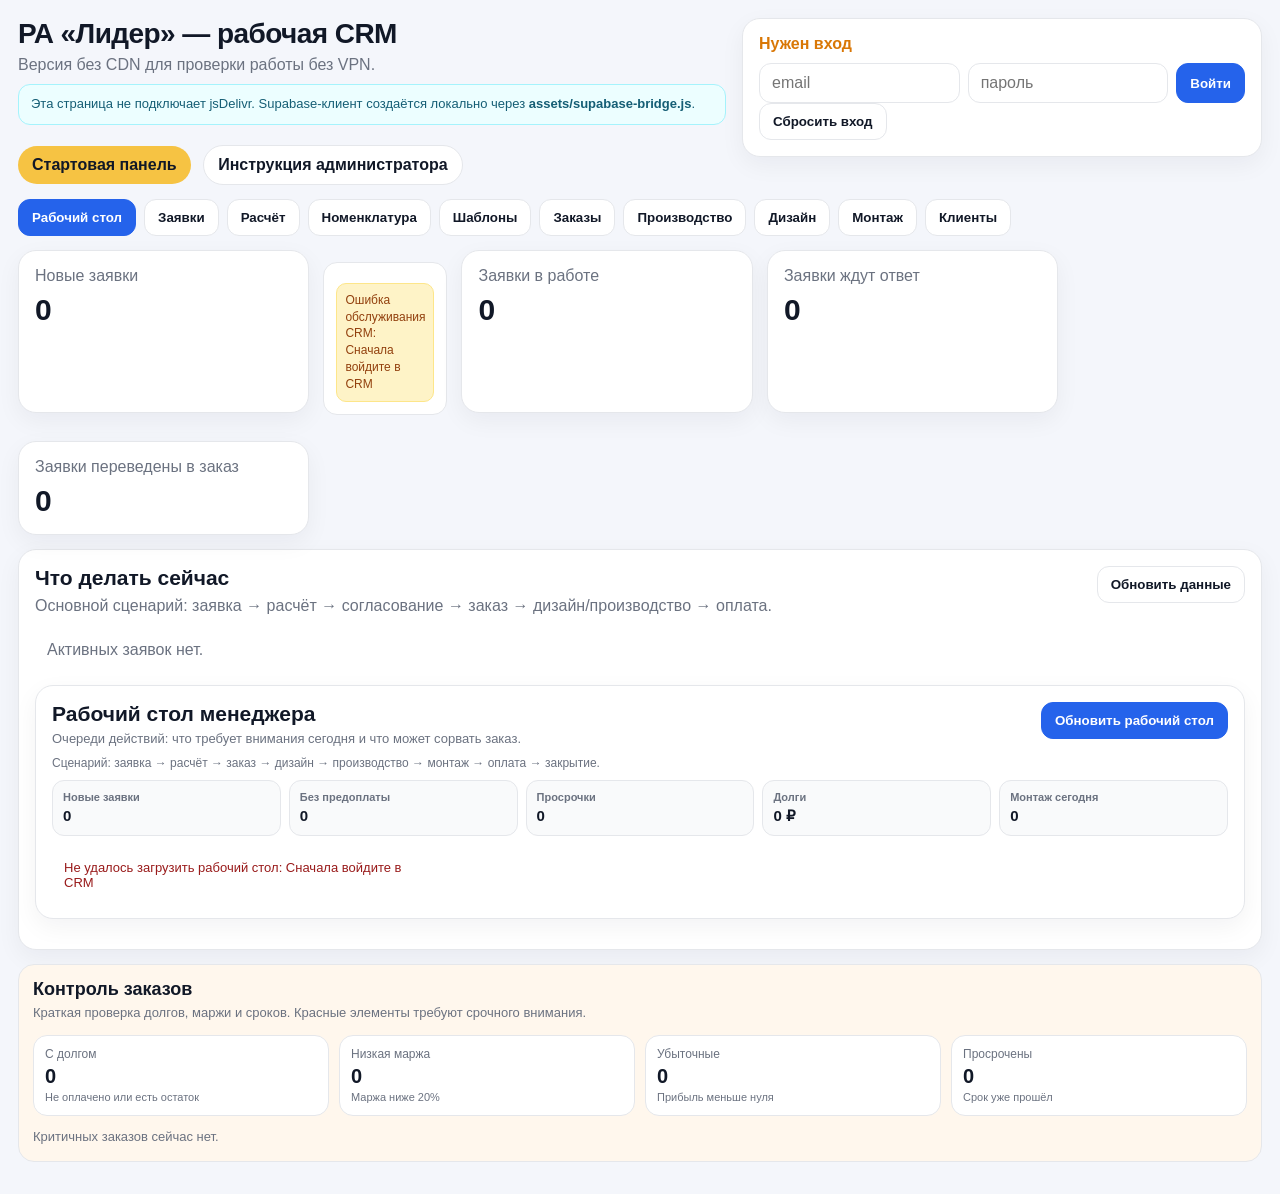
<file: app-v2-novpn.html>
<!doctype html>
<html lang="ru">
<head>
<meta charset="utf-8">
<meta name="viewport" content="width=device-width,initial-scale=1">
<title>РА Лидер — CRM v2 без CDN</title>
<meta name="theme-color" content="#111827">
<script src="assets/supabase-bridge.js?v=20260528-novpn-1"></script>
<link rel="stylesheet" href="assets/app-v2.css?v=20260524-1">
<style>
.guide-link{display:inline-flex;align-items:center;justify-content:center;margin-top:10px;margin-right:8px;padding:10px 14px;border-radius:999px;background:#f6c343;color:#111827;text-decoration:none;font-weight:900}.guide-link.secondary{background:#fff;color:#111827;border:1px solid #e5e7eb}.novpn-alert{margin:10px 0;padding:10px 12px;border-radius:12px;background:#ecfeff;border:1px solid #a5f3fc;color:#155e75;font-size:13px;line-height:1.45}
</style>
</head>
<body>
<div id="app" class="app">
  <header class="topbar">
    <div>
      <h1>РА «Лидер» — рабочая CRM</h1>
      <p>Версия без CDN для проверки работы без VPN.</p>
      <div class="novpn-alert">Эта страница не подключает jsDelivr. Supabase-клиент создаётся локально через <b>assets/supabase-bridge.js</b>.</div>
      <a class="guide-link" href="admin-start.html" target="_blank" rel="noopener">Стартовая панель</a>
      <a class="guide-link secondary" href="admin-guide.html" target="_blank" rel="noopener">Инструкция администратора</a>
    </div>
    <div class="auth-card">
      <div id="authState" class="auth-state warn">Проверяю вход...</div>
      <div id="authForm" class="auth-form">
        <input id="loginEmail" type="email" placeholder="email">
        <input id="loginPassword" type="password" placeholder="пароль">
        <button id="loginBtn" class="primary">Войти</button>
      </div>
      <button id="logoutBtn" class="hidden">Выйти</button>
    </div>
  </header>
  <nav class="tabs">
    <button class="tab active" data-page="dashboard">Рабочий стол</button>
    <button class="tab" data-page="leads">Заявки</button>
    <button class="tab" data-page="calc">Расчёт</button>
    <button class="tab" data-page="catalog">Номенклатура</button>
    <button class="tab" data-page="orders">Заказы</button>
    <button class="tab" data-page="design">Дизайн</button>
    <button class="tab" data-page="clients">Клиенты</button>
  </nav>
  <main>
    <section id="dashboard" class="page active"><div class="grid stats"><div class="card stat"><span>Новые заявки</span><b id="statNewLeads">0</b></div><div class="card stat"><span>Заявки в работе</span><b id="statWorkLeads">0</b></div><div class="card stat"><span>Заявки ждут ответ</span><b id="statWaitingLeads">0</b></div><div class="card stat"><span>Заявки переведены в заказ</span><b id="statConvertedLeads">0</b></div></div><div class="card"><div class="card-head"><div><h2>Что делать сейчас</h2><p>Основной сценарий: заявка → расчёт → согласование → заказ → дизайн/производство → оплата.</p></div><button id="dashReloadBtn">Обновить данные</button></div><div id="todayList" class="work-list"></div></div></section>
    <section id="leads" class="page"><div class="card"><div class="card-head"><div><h2>Заявки</h2><p>Заявки с сайта и ручные обращения.</p></div><div class="actions"><button id="newLeadBtn" class="primary">Создать заявку</button><button id="reloadLeadsBtn">Обновить</button></div></div><div class="filters"><select id="leadStatusFilter"><option value="active">Активные без спама</option><option value="Все">Все</option><option>Новая</option><option>В работе</option><option>Уточнение деталей</option><option>Расчёт подготовлен</option><option>КП отправлено</option><option>Ждём ответ</option><option>Нужно пересчитать</option><option>Согласовано</option><option>Создан заказ</option><option>Отказ</option><option>Не отвечает</option><option>Дорого</option><option>Передумал</option></select><select id="leadSourceFilter"><option value="Все">Все источники</option></select><input id="leadSearch" placeholder="Поиск по имени, телефону, услуге"></div><div id="leadList" class="lead-list"></div></div></section>
    <section id="calc" class="page"><div id="activeLeadBox" class="notice hidden"></div><div class="grid calc-grid"><div class="card"><h2>Расчёт</h2><div class="form-grid"><label>Клиент<input id="calcClientName"></label><label>Телефон<input id="calcClientPhone"></label><label>Источник<select id="calcSource"><option>MAX</option><option>ВК</option><option>Звонок</option><option>Авито</option><option>Сайт</option><option>Яндекс Карты</option><option>2ГИС</option><option>Рекомендация</option><option>Постоянный клиент</option><option>Другое</option></select></label><label>Тип заказа<select id="calcOrderType"><option>Смешанный</option><option>Изготовление</option><option>Услуга</option></select></label><label>Срок<input id="calcDeadline" type="date"></label><label>Макет<select id="calcLayoutStatus"><option>Макета нет</option><option>Нужен дизайн</option><option>Клиент прислал макет</option><option>Макет плохого качества</option><option>В работе у дизайнера</option><option>На согласовании</option><option>Согласован</option></select></label><label class="wide">Комментарий / задача<input id="calcComment"></label></div></div><div class="card"><h2>Добавить позицию</h2><div class="form-grid compact"><label>Тип<select id="itemType"><option>Изготовление</option><option>Услуга</option><option>Дизайн</option><option>Монтаж</option><option>Доставка</option><option>Интернет-реклама</option><option>Карты и справочники</option><option>Контент</option><option>Материал</option><option>Другое</option></select></label><label>Название<input id="itemName" placeholder="Например: баннер 3×1"></label><label>Ед.<select id="itemUnit"><option>шт</option><option>м²</option><option>м</option><option>проект</option><option>час</option><option>месяц</option><option>комплект</option></select></label><label>Кол-во<input id="itemQty" type="number" value="1" min="0" step="0.01"></label><label>Себестоимость за ед.<input id="itemCost" type="number" value="0" min="0" step="1"></label><label>Цена клиенту<input id="itemClient" type="number" value="0" min="0" step="1"></label><label class="wide">Комментарий<input id="itemComment"></label></div><button id="addItemBtn" class="primary">Добавить позицию</button></div></div><div class="card"><div class="card-head"><h2>Позиции расчёта</h2><button id="clearCalcBtn">Очистить</button></div><div class="table-wrap"><table><thead><tr><th>Тип</th><th>Название</th><th>Ед.</th><th>Кол-во</th><th>Себестоимость</th><th>Клиенту</th><th>Комментарий</th><th></th></tr></thead><tbody id="calcRows"></tbody></table></div><div class="totals"><div><span>Себестоимость</span><b id="totalCost">0 ₽</b></div><div><span>Клиенту</span><b id="totalClient">0 ₽</b></div><div><span>Маржа</span><b id="totalProfit">0 ₽</b></div></div><div class="actions right"><button id="quoteSentBtn">КП отправлено</button><button id="createOrderBtn" class="primary">Создать заказ</button></div></div></section>
    <section id="catalog" class="page"><div class="card"><div class="card-head"><div><h2>Номенклатура</h2><p>Цены подрядчиков, наценка и правила расчёта.</p></div><div class="actions"><button id="catalogAddBtn" class="primary">Добавить позицию</button><button id="catalogReloadBtn">Обновить</button></div></div><div class="catalog-admin-tools"><select id="catalogFilterCategory"><option>Все категории</option></select><select id="catalogFilterType"><option>Все типы</option></select><select id="catalogFilterActive"><option value="active">Только активные</option><option value="all">Все позиции</option><option value="inactive">Только выключенные</option></select><input id="catalogSearch" placeholder="Поиск по названию, категории, типу"></div><div class="catalog-admin-metrics"><div><span>Всего</span><b id="catalogMetricTotal">0</b></div><div><span>Активных</span><b id="catalogMetricActive">0</b></div><div><span>Выключено</span><b id="catalogMetricInactive">0</b></div><div><span>Средняя наценка</span><b id="catalogMetricMarkup">0%</b></div><div><span>Средняя себестоимость</span><b id="catalogMetricCost">0 ₽</b></div></div><div id="catalogAdminNote" class="catalog-note">Номенклатура загрузится при открытии раздела.</div><div id="catalogAdminList" class="work-list empty">Номенклатура ещё не загружена.</div></div></section>
    <section id="orders" class="page"><div class="card"><div class="card-head"><div><h2>Заказы</h2><p>Заказ появляется после согласования расчёта.</p></div><button id="reloadOrdersBtn">Обновить</button></div><div id="ordersList" class="work-list empty">Заказы загрузятся при открытии вкладки.</div></div></section>
    <section id="design" class="page"><div class="card"><h2>Дизайн-задачи</h2><div id="designList" class="work-list empty">Пока нет задач дизайна.</div></div></section>
    <section id="clients" class="page"><div class="card"><h2>Клиенты</h2><div id="clientsList" class="work-list empty">Раздел в подготовке.</div></div></section>
  </main>
</div>
<div id="leadModal" class="modal hidden"><div class="modal-card"><div class="card-head"><h2 id="leadModalTitle">Новая заявка</h2><button id="closeLeadModal">×</button></div><div class="form-grid"><label>Имя клиента<input id="leadName"></label><label>Телефон<input id="leadPhone"></label><label>Источник<select id="leadSource"><option>MAX</option><option>ВК</option><option>Звонок</option><option>Авито</option><option>Сайт</option><option>Яндекс Карты</option><option>2ГИС</option><option>Рекомендация</option><option>Постоянный клиент</option><option>Другое</option></select></label><label>Услуга / задача<input id="leadService"></label><label>Бюджет, если известен<input id="leadBudget" type="number" min="0" step="1"></label><label>Город<input id="leadCity" value="Борисоглебск"></label><label class="wide">Комментарий<textarea id="leadMessage" rows="4"></textarea></label></div><div class="actions right"><button id="saveLeadBtn" class="primary">Сохранить заявку</button></div></div></div>
<div id="toast" class="toast"></div>
<script src="assets/app-v2.js?v=20260528-1"></script>
<script src="assets/app-v2-crm-stable.js?v=20260528-1"></script>
<script src="assets/app-v2-next-contact.js?v=20260528-1"></script>
<script src="assets/app-v2-orders.js?v=20260528-1"></script>
</body>
</html>
</file>
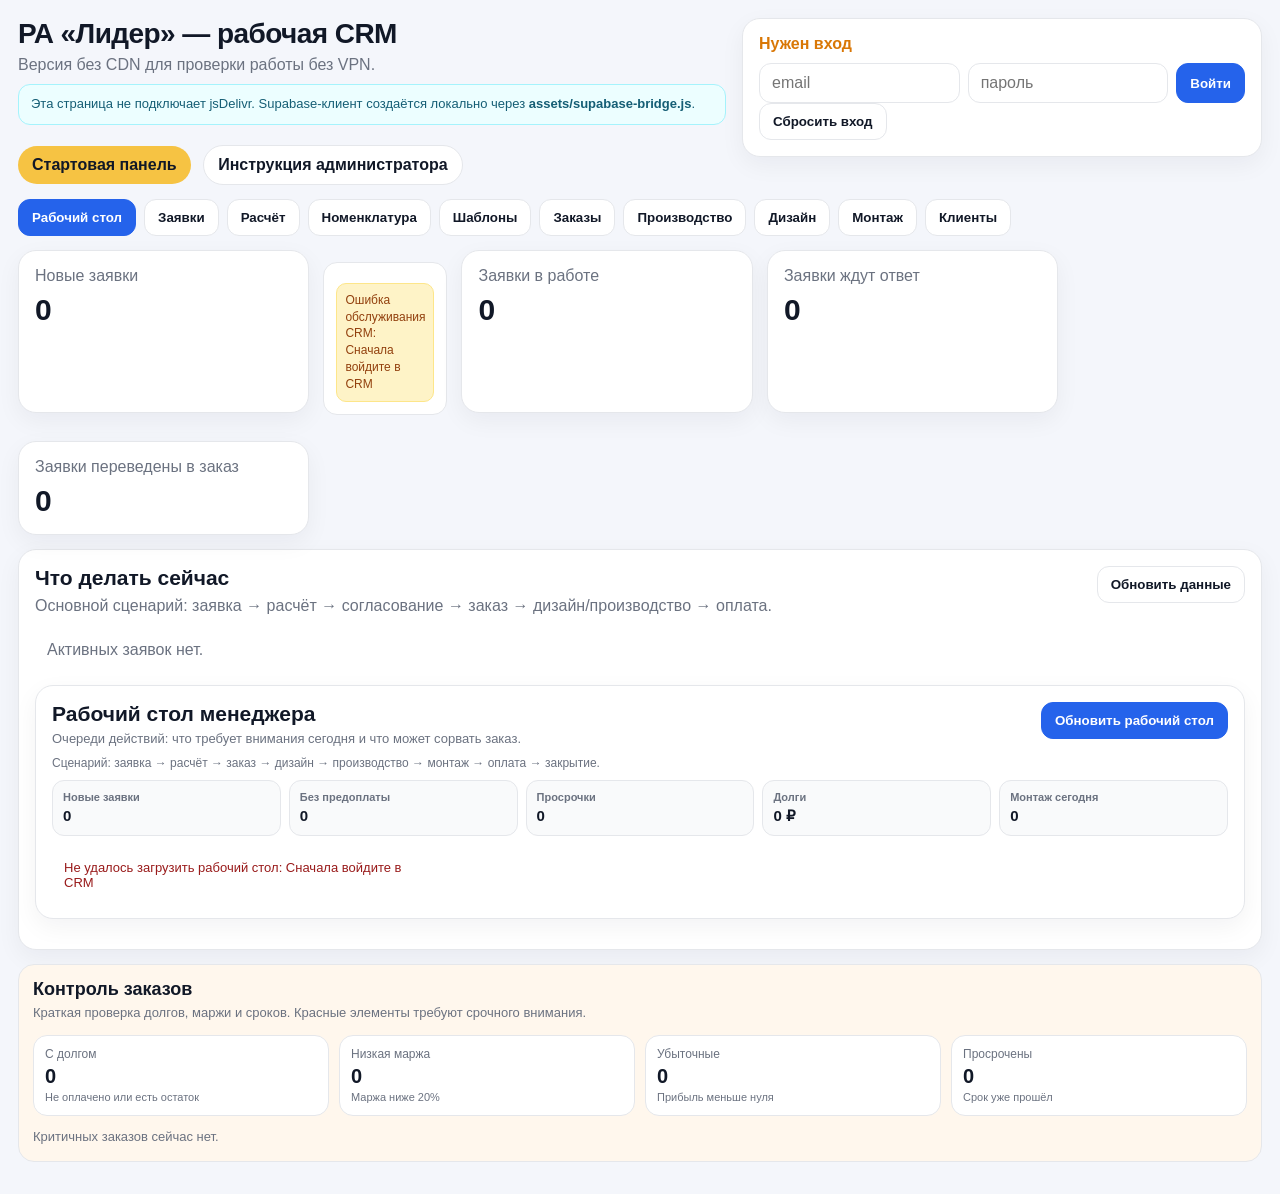
<file: app-v2.html>
<!doctype html>
<html lang="ru">
<head>
<meta charset="utf-8">
<meta name="viewport" content="width=device-width,initial-scale=1">
<title>РА Лидер — CRM v2</title>
<meta name="theme-color" content="#111827">
<meta http-equiv="refresh" content="0; url=app-v2-novpn.html">
<script>
  // Основная рабочая CRM теперь открывается через версию без внешнего CDN.
  window.location.replace('app-v2-novpn.html' + window.location.search + window.location.hash);
</script>
<style>
  body{font-family:Arial,sans-serif;margin:0;background:#f3f4f6;color:#111827;display:flex;min-height:100vh;align-items:center;justify-content:center;padding:20px;box-sizing:border-box}.box{max-width:560px;background:#fff;border:1px solid #e5e7eb;border-radius:18px;padding:24px;box-shadow:0 18px 50px rgba(0,0,0,.08)}h1{margin:0 0 10px;font-size:24px}p{line-height:1.5;color:#4b5563}a{display:inline-flex;margin-top:10px;padding:10px 14px;border-radius:999px;background:#111827;color:#fff;text-decoration:none;font-weight:900}
</style>
</head>
<body>
  <div class="box">
    <h1>Открываю CRM РА «Лидер»</h1>
    <p>Основная версия CRM теперь работает без внешнего CDN и лучше открывается без VPN.</p>
    <a href="app-v2-novpn.html">Открыть CRM</a>
  </div>
</body>
</html>
</file>
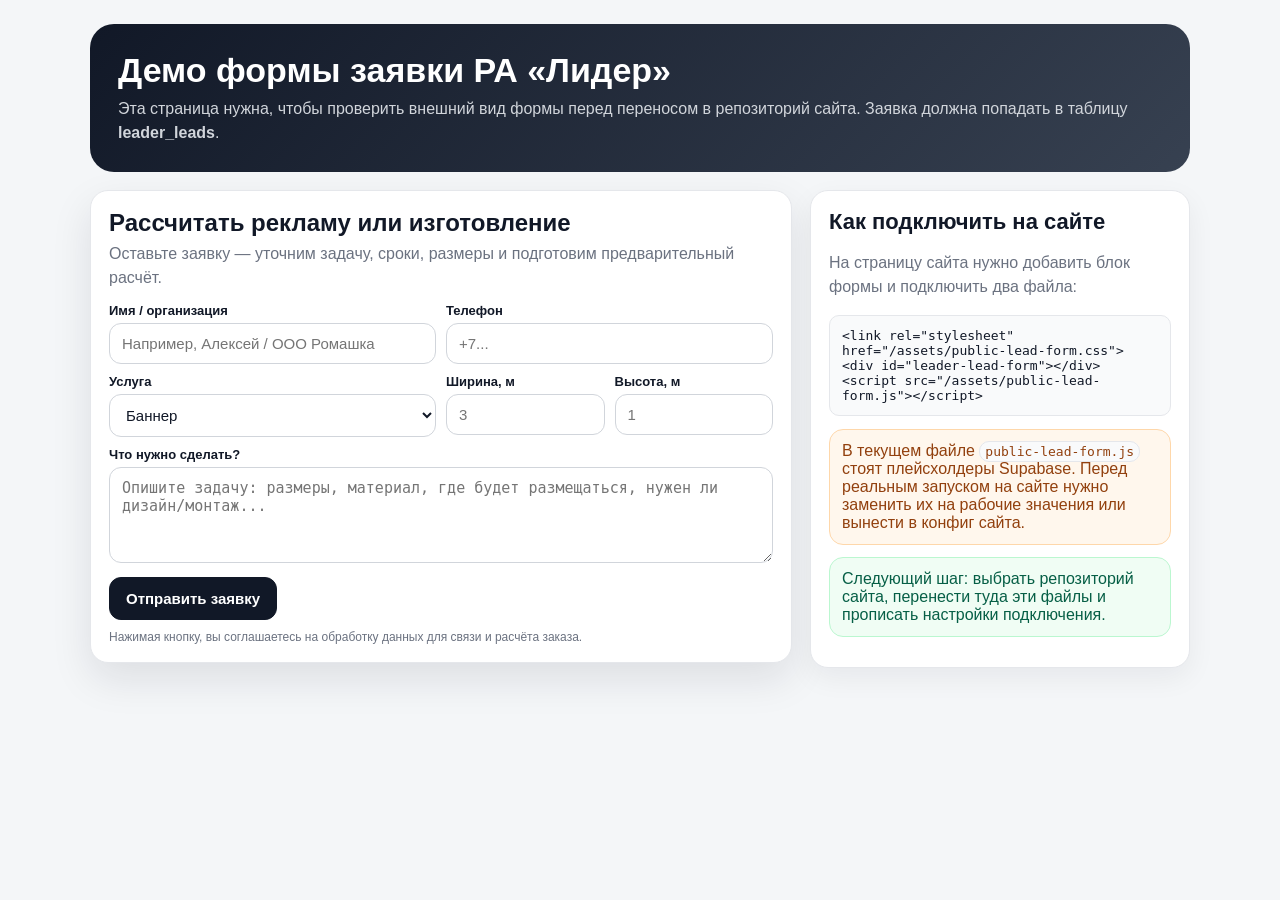
<file: lead-form-demo.html>
<!doctype html>
<html lang="ru">
<head>
  <meta charset="utf-8">
  <meta name="viewport" content="width=device-width, initial-scale=1">
  <title>Демо формы заявки — РА «Лидер»</title>
  <link rel="stylesheet" href="assets/public-lead-form.css">
  <style>
    :root{--bg:#f4f6f8;--text:#111827;--muted:#6b7280;--card:#fff;--line:#e5e7eb}
    body{margin:0;font-family:Arial,system-ui,sans-serif;background:var(--bg);color:var(--text)}
    .page{max-width:1100px;margin:0 auto;padding:24px}
    .hero{background:linear-gradient(135deg,#111827,#374151);color:#fff;border-radius:24px;padding:28px;margin-bottom:18px}
    .hero h1{margin:0 0 8px;font-size:34px;line-height:1.1}
    .hero p{margin:0;color:#d1d5db;font-size:16px;line-height:1.45}
    .grid{display:grid;grid-template-columns:1fr 380px;gap:18px;align-items:start}
    .card{background:var(--card);border:1px solid var(--line);border-radius:18px;padding:18px;box-shadow:0 10px 28px rgba(15,23,42,.06)}
    .card h2{margin:0 0 10px;font-size:22px}
    .card p,.card li{color:var(--muted);line-height:1.5}
    code,pre{background:#f9fafb;border:1px solid #e5e7eb;border-radius:10px}
    code{padding:2px 5px}
    pre{padding:12px;overflow:auto;font-size:13px;white-space:pre-wrap}
    .warn{background:#fff7ed;border:1px solid #fed7aa;color:#92400e;border-radius:14px;padding:12px;margin:12px 0}
    .ok{background:#f0fdf4;border:1px solid #bbf7d0;color:#065f46;border-radius:14px;padding:12px;margin:12px 0}
    @media(max-width:900px){.grid{grid-template-columns:1fr}.hero h1{font-size:28px}.page{padding:12px}}
  </style>
</head>
<body>
  <main class="page">
    <section class="hero">
      <h1>Демо формы заявки РА «Лидер»</h1>
      <p>Эта страница нужна, чтобы проверить внешний вид формы перед переносом в репозиторий сайта. Заявка должна попадать в таблицу <b>leader_leads</b>.</p>
    </section>

    <div class="grid">
      <section>
        <div id="leader-lead-form"></div>
      </section>

      <aside class="card">
        <h2>Как подключить на сайте</h2>
        <p>На страницу сайта нужно добавить блок формы и подключить два файла:</p>
        <pre>&lt;link rel="stylesheet" href="/assets/public-lead-form.css"&gt;
&lt;div id="leader-lead-form"&gt;&lt;/div&gt;
&lt;script src="/assets/public-lead-form.js"&gt;&lt;/script&gt;</pre>

        <div class="warn">
          В текущем файле <code>public-lead-form.js</code> стоят плейсхолдеры Supabase. Перед реальным запуском на сайте нужно заменить их на рабочие значения или вынести в конфиг сайта.
        </div>

        <div class="ok">
          Следующий шаг: выбрать репозиторий сайта, перенести туда эти файлы и прописать настройки подключения.
        </div>
      </aside>
    </div>
  </main>

  <script src="assets/public-lead-form.js"></script>
</body>
</html>
</file>
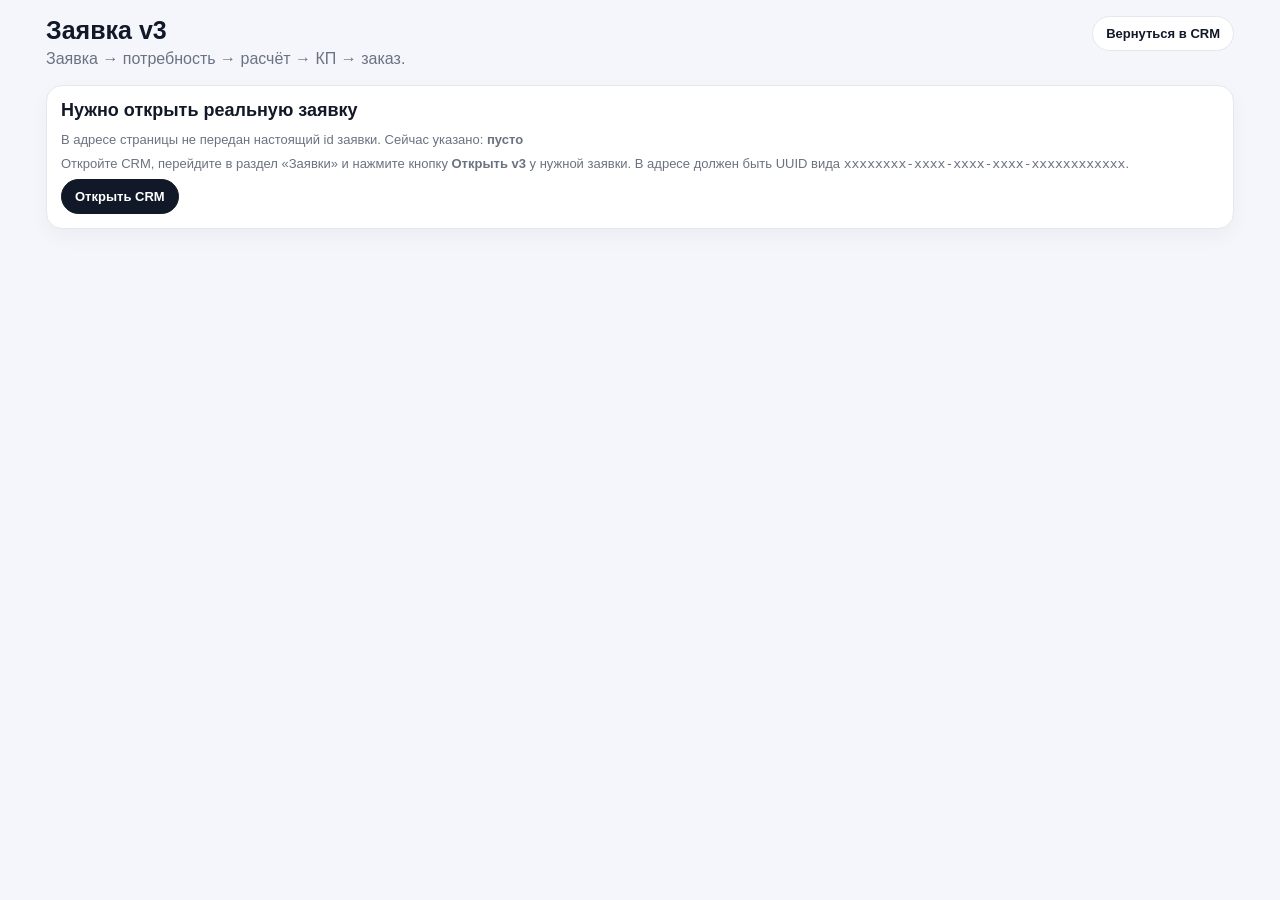
<file: lead-view.html>
<!doctype html>
<html lang="ru">
<head>
<meta charset="utf-8">
<meta name="viewport" content="width=device-width,initial-scale=1">
<title>РА Лидер — заявка v3</title>
<link rel="stylesheet" href="assets/app-v2.css">
<link rel="stylesheet" href="assets/lead-view.css">
</head>
<body>
<div id="leadViewRoot">Загрузка карточки заявки...</div>
<script src="assets/fetch-timeout.js?v=20260524-1"></script>
<script src="assets/supabase-bridge.js?v=20260524-3"></script>
<script>
(function(){
  var root=document.getElementById('leadViewRoot');
  var params=new URLSearchParams(location.search);
  var id=params.get('id')||'';
  var uuid=/^[0-9a-f]{8}-[0-9a-f]{4}-[1-5][0-9a-f]{3}-[89ab][0-9a-f]{3}-[0-9a-f]{12}$/i;
  if(!uuid.test(id)){
    root.className='leadv3';
    root.innerHTML='<header class="leadv3-top"><div><h1>Заявка v3</h1><p>Заявка → потребность → расчёт → КП → заказ.</p></div><div class="leadv3-actions"><a class="leadv3-btn" href="app-v2-novpn.html">Вернуться в CRM</a></div></header><section class="leadv3-page active"><div class="leadv3-card"><h2>Нужно открыть реальную заявку</h2><p class="muted">В адресе страницы не передан настоящий id заявки. Сейчас указано: <b>'+String(id||'пусто').replace(/[&<>\"]/g,function(m){return {'&':'&amp;','<':'&lt;','>':'&gt;','\"':'&quot;'}[m]})+'</b></p><p class="muted">Откройте CRM, перейдите в раздел «Заявки» и нажмите кнопку <b>Открыть v3</b> у нужной заявки. В адресе должен быть UUID вида <code>xxxxxxxx-xxxx-xxxx-xxxx-xxxxxxxxxxxx</code>.</p><a class="leadv3-btn primary" href="app-v2-novpn.html">Открыть CRM</a></div></section>';
    return;
  }
  var s=document.createElement('script');
  s.src='assets/lead-view.js?v=20260524-4';
  document.body.appendChild(s);
  var m=document.createElement('script');
  m.src='assets/lead-view-needs-ui.js?v=20260524-2';
  document.body.appendChild(m);
})();
</script>
</body>
</html>
</file>
<file: assets/app-v2.css>
:root{--bg:#f4f6fb;--card:#fff;--text:#111827;--muted:#6b7280;--line:#e5e7eb;--primary:#2563eb;--primary2:#1d4ed8;--good:#16a34a;--warn:#d97706;--bad:#dc2626;--soft:#eef2ff}*{box-sizing:border-box}body{margin:0;background:var(--bg);color:var(--text);font-family:Inter,Arial,sans-serif}.app{max-width:1380px;margin:0 auto;padding:18px}.topbar{display:grid;grid-template-columns:1fr minmax(360px,520px);gap:16px;align-items:start;margin-bottom:14px}.topbar h1{margin:0 0 6px;font-size:28px;letter-spacing:-.02em}.topbar p{margin:0;color:var(--muted)}.auth-card,.card{background:var(--card);border:1px solid var(--line);border-radius:18px;box-shadow:0 8px 24px rgba(15,23,42,.05);padding:16px}.auth-state{font-weight:800;margin-bottom:10px}.auth-state.good{color:var(--good)}.auth-state.warn{color:var(--warn)}.auth-form{display:grid;grid-template-columns:1fr 1fr auto;gap:8px}.tabs{display:flex;gap:8px;flex-wrap:wrap;margin:14px 0}.tab,button{border:1px solid var(--line);background:#fff;color:var(--text);border-radius:12px;padding:10px 13px;cursor:pointer;font-weight:700}button:hover{border-color:#bfdbfe;background:#eff6ff}.tab.active,.primary{background:var(--primary);border-color:var(--primary);color:#fff}.primary:hover{background:var(--primary2);color:#fff}.page{display:none}.page.active{display:block}.grid{display:grid;grid-template-columns:repeat(12,1fr);gap:14px}.stats .stat{grid-column:span 3}.stat span{color:var(--muted);display:block;margin-bottom:8px}.stat b{font-size:30px}.card{margin-bottom:14px}.card h2{margin:0 0 7px;font-size:21px}.card p{margin:0;color:var(--muted)}.card-head{display:flex;justify-content:space-between;gap:12px;align-items:flex-start;margin-bottom:14px}.actions{display:flex;gap:8px;flex-wrap:wrap}.actions.right{justify-content:flex-end;margin-top:12px}.filters{display:grid;grid-template-columns:220px 200px 1fr;gap:10px;margin-bottom:14px}input,select,textarea{width:100%;border:1px solid var(--line);border-radius:12px;padding:10px 12px;font:inherit;background:#fff}textarea{resize:vertical}label{font-size:13px;font-weight:800;color:#374151}label input,label select,label textarea{margin-top:6px}.form-grid{display:grid;grid-template-columns:repeat(12,1fr);gap:12px}.form-grid label{grid-column:span 4}.form-grid .wide{grid-column:span 12}.form-grid.compact label{grid-column:span 6}.calc-grid>div{grid-column:span 6}.lead-list{display:grid;gap:10px}.lead-card{border:1px solid var(--line);border-radius:16px;padding:13px;background:#fff;display:grid;grid-template-columns:1fr auto;gap:12px}.lead-title{font-size:17px;font-weight:900;margin-bottom:5px}.meta{color:var(--muted);font-size:13px;line-height:1.45}.lead-message{margin-top:8px}.badge{display:inline-flex;align-items:center;border-radius:999px;padding:4px 9px;font-size:12px;font-weight:900;background:#f3f4f6;color:#374151;margin-right:4px}.badge.good{background:#dcfce7;color:#166534}.badge.warn{background:#fef3c7;color:#92400e}.badge.bad{background:#fee2e2;color:#991b1b}.lead-actions{display:flex;align-items:flex-start;gap:6px;flex-wrap:wrap;justify-content:flex-end}.table-wrap{overflow:auto;border:1px solid var(--line);border-radius:14px}table{width:100%;border-collapse:collapse;background:#fff}th,td{padding:10px;border-bottom:1px solid var(--line);text-align:left;vertical-align:top}th{background:#f9fafb;color:#374151;font-size:13px}.totals{display:grid;grid-template-columns:repeat(3,1fr);gap:10px;margin-top:12px}.totals div{background:#f9fafb;border:1px solid var(--line);border-radius:14px;padding:12px}.totals span{display:block;color:var(--muted);font-size:13px;margin-bottom:6px}.totals b{font-size:22px}.notice{background:#f0fdf4;border:1px solid #bbf7d0;color:#065f46;border-radius:16px;padding:14px;margin-bottom:14px}.work-list{display:grid;gap:8px}.work-item{border:1px solid var(--line);border-radius:14px;padding:12px;background:#fff}.empty{color:var(--muted);padding:12px}.modal{position:fixed;inset:0;background:rgba(15,23,42,.45);display:flex;align-items:center;justify-content:center;padding:20px;z-index:50}.modal.hidden,.hidden{display:none!important}.modal-card{background:#fff;border-radius:20px;padding:18px;max-width:820px;width:100%;box-shadow:0 20px 60px rgba(0,0,0,.25)}.toast{position:fixed;right:18px;bottom:18px;background:#111827;color:#fff;border-radius:14px;padding:12px 14px;opacity:0;transform:translateY(10px);transition:.2s;z-index:80}.toast.show{opacity:1;transform:translateY(0)}@media(max-width:900px){.topbar{grid-template-columns:1fr}.auth-form,.filters{grid-template-columns:1fr}.stats .stat,.calc-grid>div,.form-grid label,.form-grid.compact label{grid-column:span 12}.lead-card{grid-template-columns:1fr}.lead-actions{justify-content:flex-start}.totals{grid-template-columns:1fr}}
</file>
<file: assets/public-lead-form.css>
.leader-lead-widget{font-family:Arial,system-ui,sans-serif;max-width:760px;border:1px solid #e5e7eb;background:#fff;border-radius:18px;padding:18px;box-shadow:0 16px 40px rgba(15,23,42,.10);color:#111827}.leader-lead-widget *{box-sizing:border-box}.leader-lead-widget h3{margin:0 0 6px;font-size:24px;font-weight:900;line-height:1.15}.leader-lead-widget p{margin:0 0 14px;color:#6b7280;line-height:1.45}.leader-lead-grid{display:grid;grid-template-columns:repeat(12,1fr);gap:10px}.leader-lead-widget label{display:block;font-size:13px;font-weight:700;margin-bottom:5px}.leader-lead-widget input,.leader-lead-widget select,.leader-lead-widget textarea{width:100%;border:1px solid #d1d5db;border-radius:12px;padding:11px 12px;font-size:15px;background:#fff;color:#111827;outline:none}.leader-lead-widget input:focus,.leader-lead-widget select:focus,.leader-lead-widget textarea:focus{border-color:#111827;box-shadow:0 0 0 3px rgba(17,24,39,.08)}.leader-lead-widget button{border:1px solid #111827;background:#111827;color:#fff;border-radius:12px;padding:12px 16px;font-size:15px;font-weight:800;cursor:pointer}.leader-lead-widget button:disabled{opacity:.65;cursor:wait}.leader-lead-note{font-size:12px;color:#6b7280;margin-top:10px}.leader-lead-status{margin-top:10px;border-radius:12px;padding:10px;display:none}.leader-lead-status.show{display:block}.leader-lead-status.ok{background:#f0fdf4;border:1px solid #bbf7d0;color:#065f46}.leader-lead-status.err{background:#fff1f2;border:1px solid #fecaca;color:#991b1b}.leader-lead-hp{position:absolute!important;left:-10000px!important;opacity:0!important}.leader-lead-span-12{grid-column:span 12}.leader-lead-span-6{grid-column:span 6}.leader-lead-span-4{grid-column:span 4}.leader-lead-span-3{grid-column:span 3}@media(max-width:720px){.leader-lead-widget{padding:14px;border-radius:14px}.leader-lead-grid{grid-template-columns:repeat(6,1fr)}.leader-lead-span-12,.leader-lead-span-6,.leader-lead-span-4,.leader-lead-span-3{grid-column:span 6}.leader-lead-widget h3{font-size:21px}}
</file>
<file: assets/lead-view.css>
.leadv3{max-width:1220px;margin:0 auto;padding:16px}.leadv3-top{display:flex;justify-content:space-between;gap:12px;align-items:flex-start;margin-bottom:12px}.leadv3 h1{margin:0;font-size:25px}.leadv3 p{margin:5px 0;color:#6b7280}.leadv3-actions{display:flex;gap:8px;flex-wrap:wrap;align-items:center}.leadv3-btn{display:inline-flex;align-items:center;justify-content:center;border:1px solid #e5e7eb;background:#fff;border-radius:999px;padding:9px 13px;font-size:13px;font-weight:900;color:#111827;text-decoration:none;cursor:pointer}.leadv3-btn.primary{background:#111827;color:#fff;border-color:#111827}.leadv3-btn.yellow{background:#f6c343;color:#111827;border-color:#f6c343}.leadv3 input,.leadv3 select,.leadv3 textarea{width:100%;border:1px solid #e5e7eb;border-radius:10px;padding:9px;font:inherit}.leadv3 textarea{min-height:84px;resize:vertical}.leadv3-state{padding:8px 10px;border-radius:999px;background:#fef3c7;color:#92400e;font-size:12px;font-weight:900}.leadv3-state.ok{background:#dcfce7;color:#166534}.leadv3-tabs{display:flex;gap:8px;flex-wrap:wrap;margin:10px 0 14px}.leadv3-tab{border:1px solid #e5e7eb;background:#fff;border-radius:999px;padding:9px 12px;font-size:13px;font-weight:900;cursor:pointer}.leadv3-tab.active{background:#111827;color:#fff}.leadv3-page{display:none}.leadv3-page.active{display:block}.leadv3-grid{display:grid;grid-template-columns:1.1fr .9fr;gap:12px}.leadv3-card{background:#fff;border:1px solid #e5e7eb;border-radius:16px;padding:14px;margin-bottom:12px;box-shadow:0 8px 20px rgba(15,23,42,.04)}.leadv3-card h2{margin:0 0 10px;font-size:18px}.leadv3-head{display:flex;justify-content:space-between;gap:10px;align-items:flex-start}.leadv3-form{display:grid;grid-template-columns:repeat(2,minmax(0,1fr));gap:10px}.leadv3-form label{font-size:12px;font-weight:900;color:#374151}.leadv3-form label span{display:block;margin-bottom:5px}.leadv3-form .wide{grid-column:1/-1}.leadv3-list{display:grid;gap:8px}.leadv3-item{border:1px solid #e5e7eb;border-radius:13px;background:#f9fafb;padding:10px}.leadv3-item-head{display:flex;justify-content:space-between;gap:10px;align-items:flex-start}.leadv3-pill{display:inline-flex;border-radius:999px;background:#eef2ff;color:#3730a3;padding:5px 8px;font-size:11px;font-weight:900}.leadv3-pill.green{background:#dcfce7;color:#166534}.leadv3-pill.yellow{background:#fef3c7;color:#92400e}.leadv3-pill.red{background:#fee2e2;color:#991b1b}.leadv3-kpis{display:grid;grid-template-columns:repeat(4,minmax(0,1fr));gap:8px}.leadv3-kpi{border:1px solid #e5e7eb;background:#f9fafb;border-radius:12px;padding:10px}.leadv3-kpi span{display:block;color:#6b7280;font-size:11px;font-weight:900;margin-bottom:4px}.leadv3-table{width:100%;border-collapse:collapse}.leadv3-table th,.leadv3-table td{border-bottom:1px solid #e5e7eb;padding:8px;text-align:left;vertical-align:top}.leadv3-table th{font-size:12px;color:#6b7280}.leadv3-offer{white-space:pre-wrap;background:#f9fafb;border:1px solid #e5e7eb;border-radius:12px;padding:12px;font-size:14px;line-height:1.5}.muted{color:#6b7280;font-size:13px;line-height:1.45}.mt{margin-top:12px}.hidden{display:none!important}@media(max-width:920px){.leadv3-grid,.leadv3-form{grid-template-columns:1fr}.leadv3-kpis{grid-template-columns:1fr 1fr}.leadv3-top{display:block}.leadv3-actions{margin-top:10px}}@media(max-width:560px){.leadv3-kpis{grid-template-columns:1fr}.leadv3-tab,.leadv3-btn{flex:1}.leadv3-table thead{display:none}.leadv3-table,.leadv3-table tbody,.leadv3-table tr,.leadv3-table td{display:block;width:100%}.leadv3-table tr{border:1px solid #e5e7eb;border-radius:12px;margin:8px 0;padding:7px}.leadv3-table td{border:0;padding:5px 0}}
</file>
